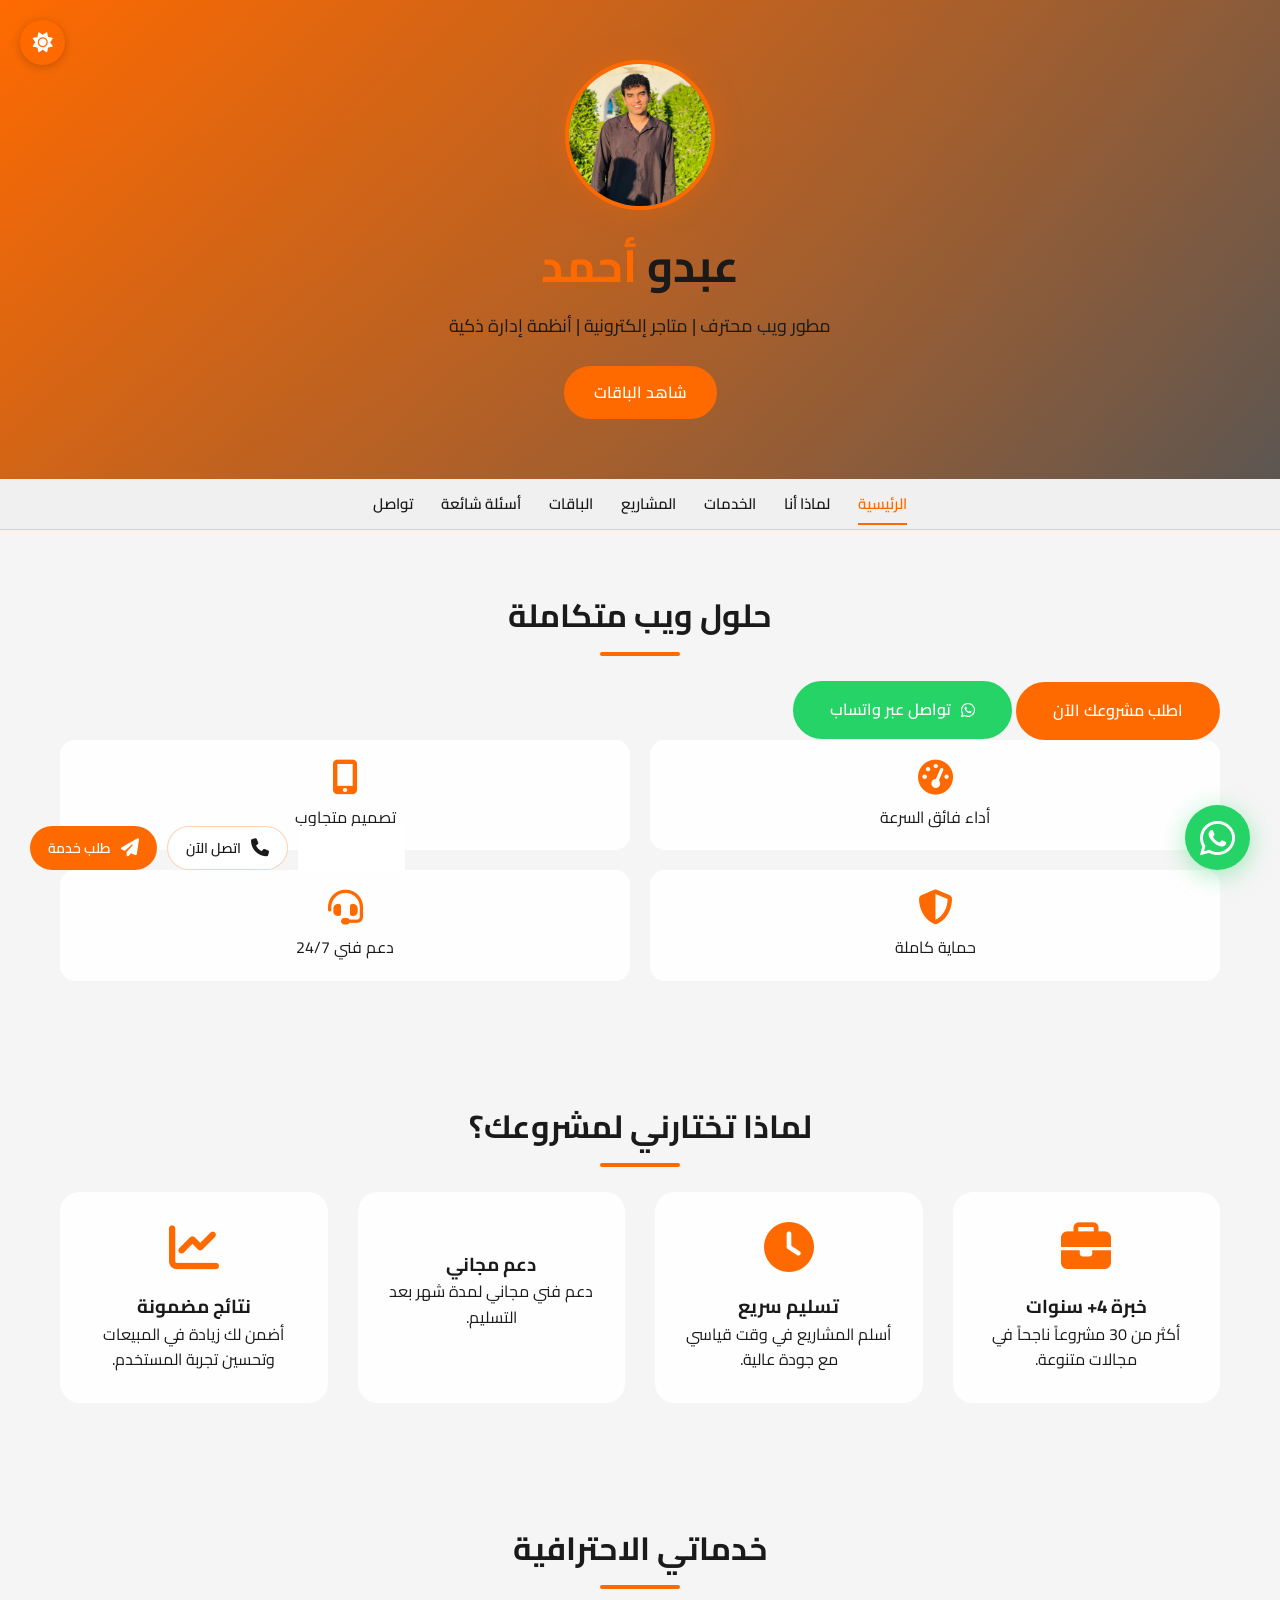
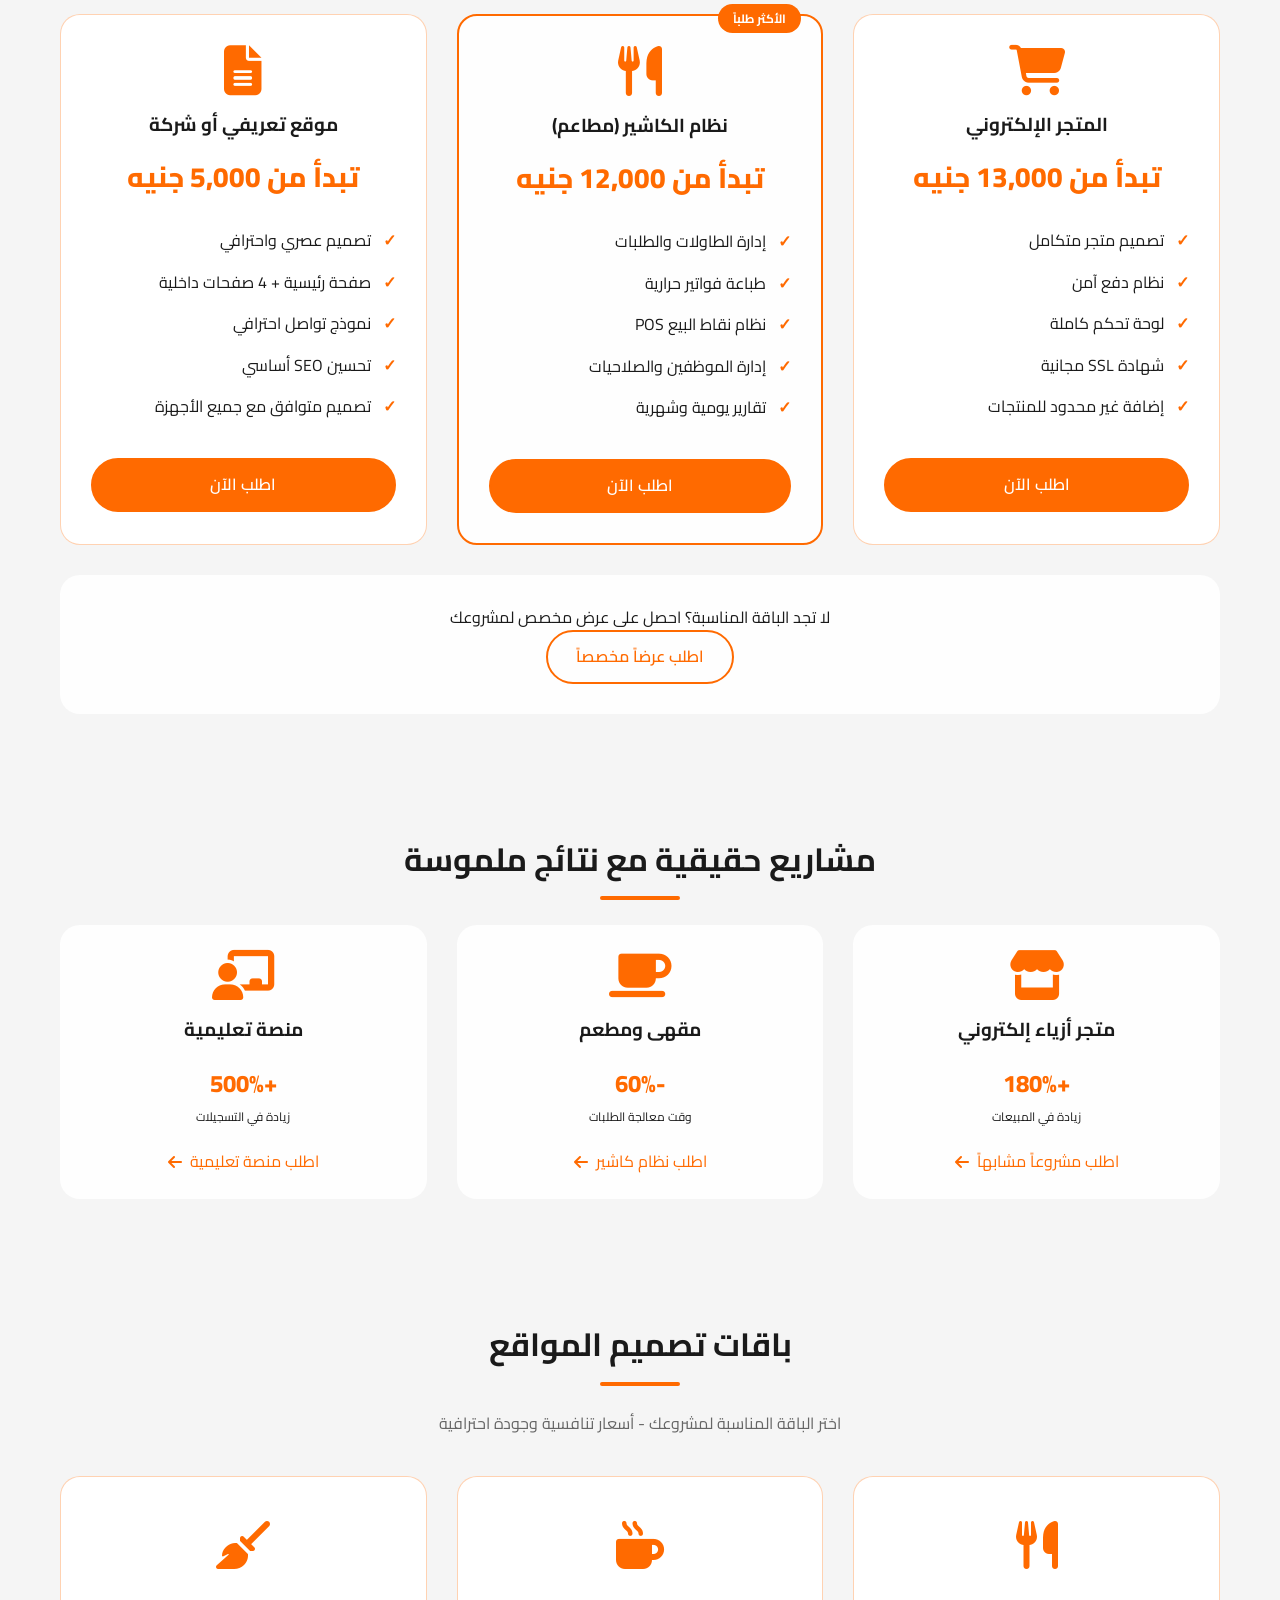
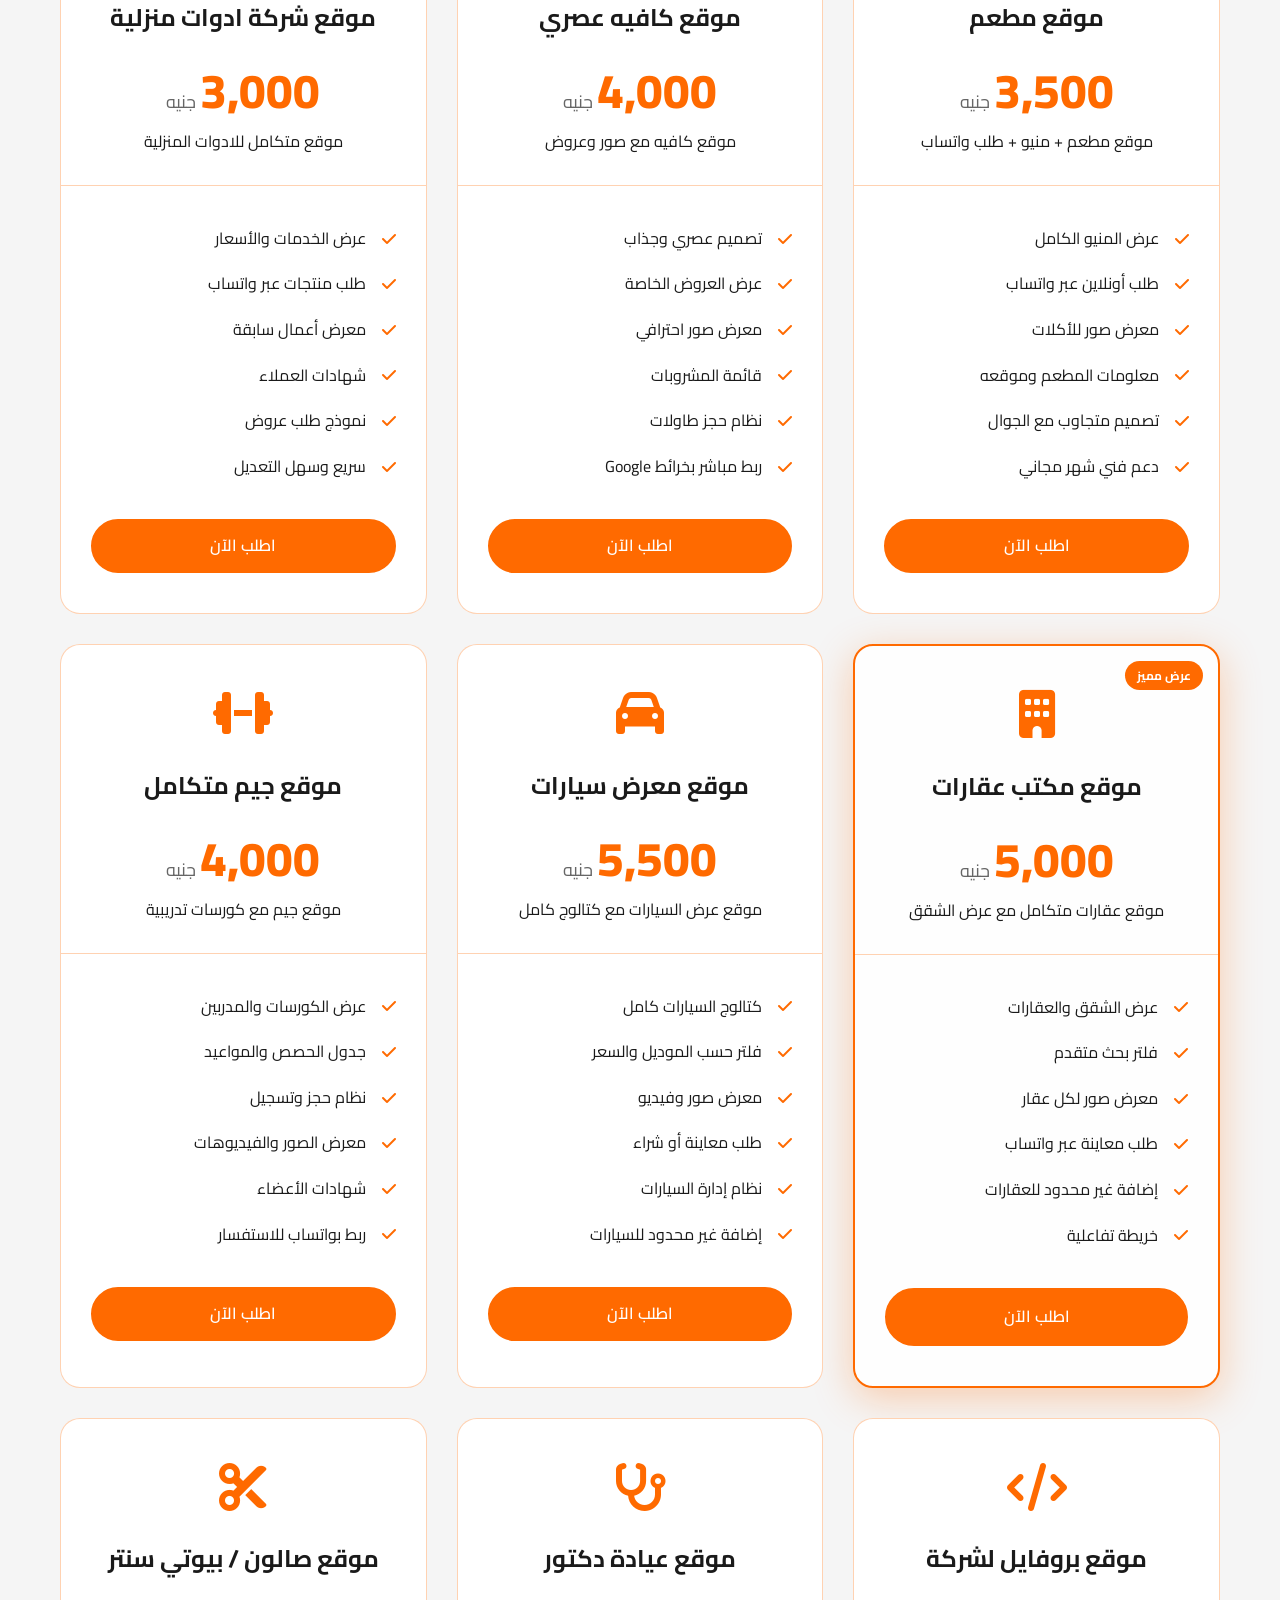
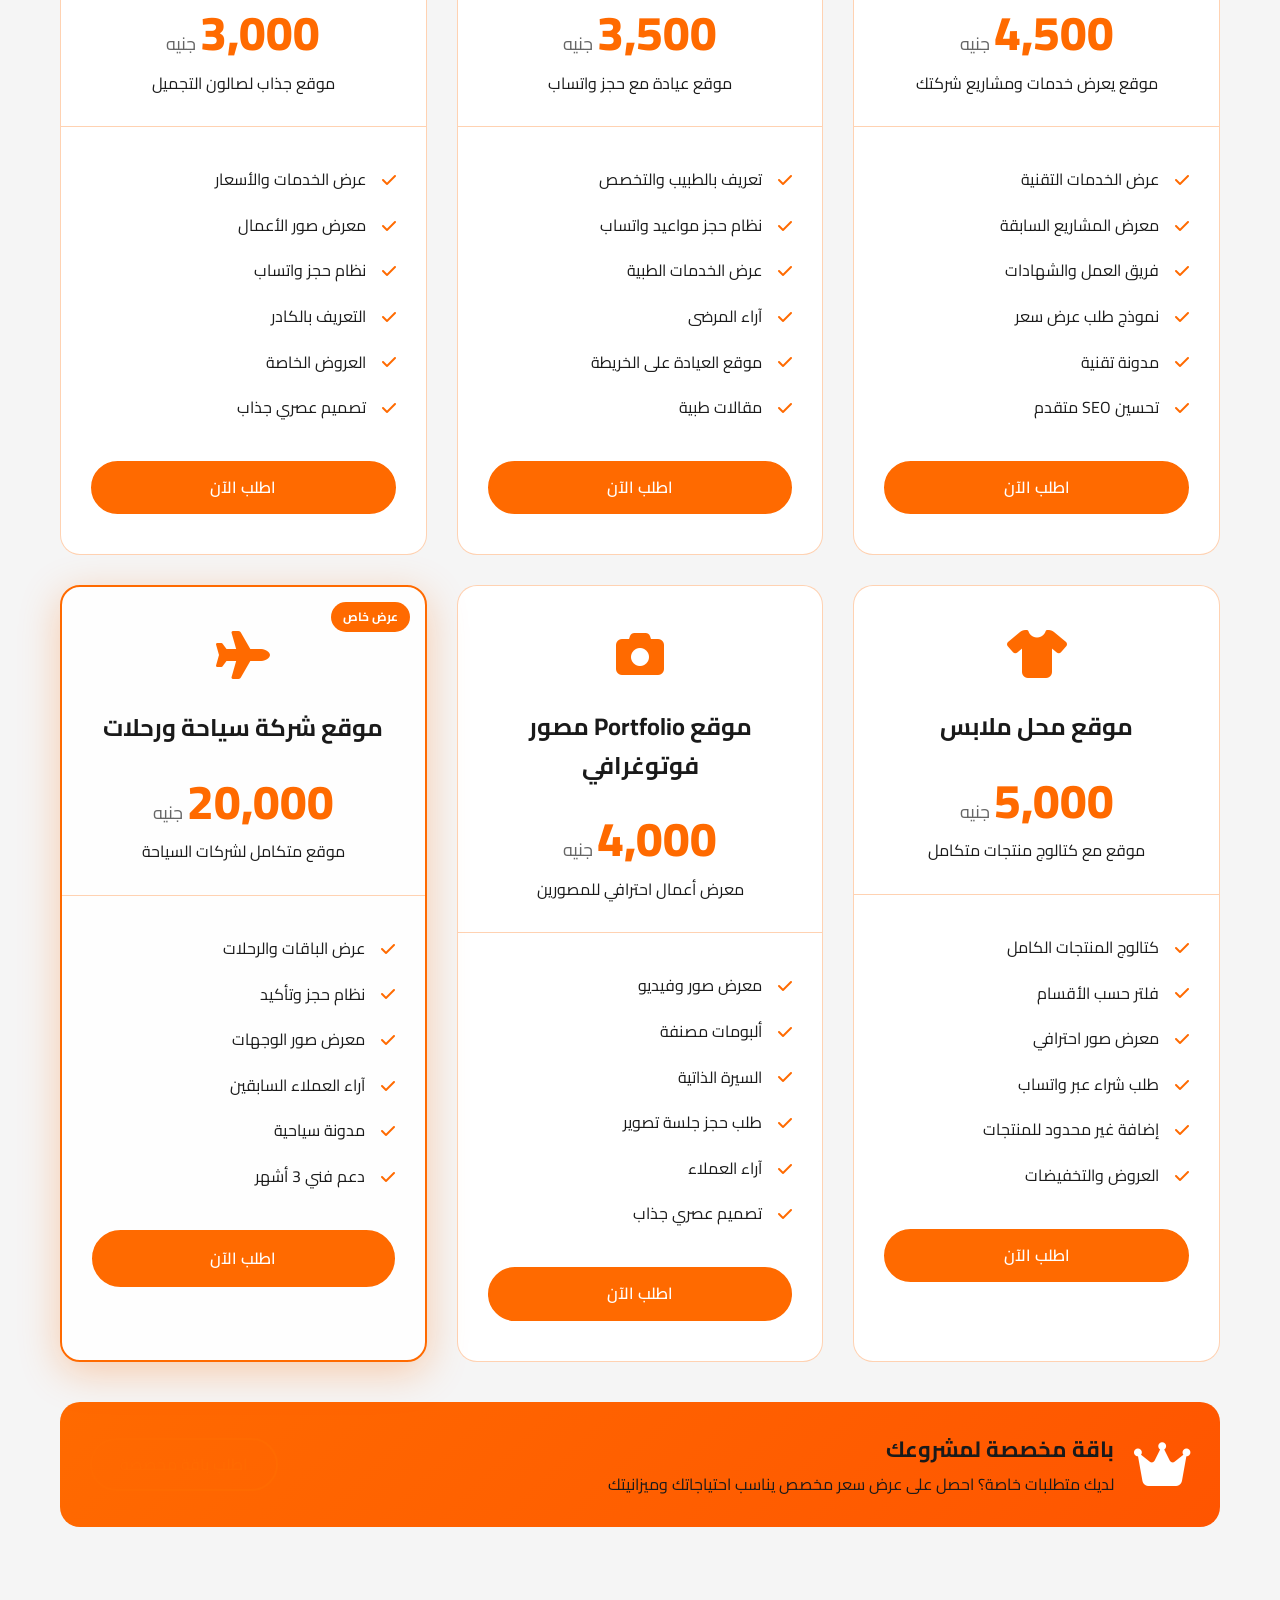
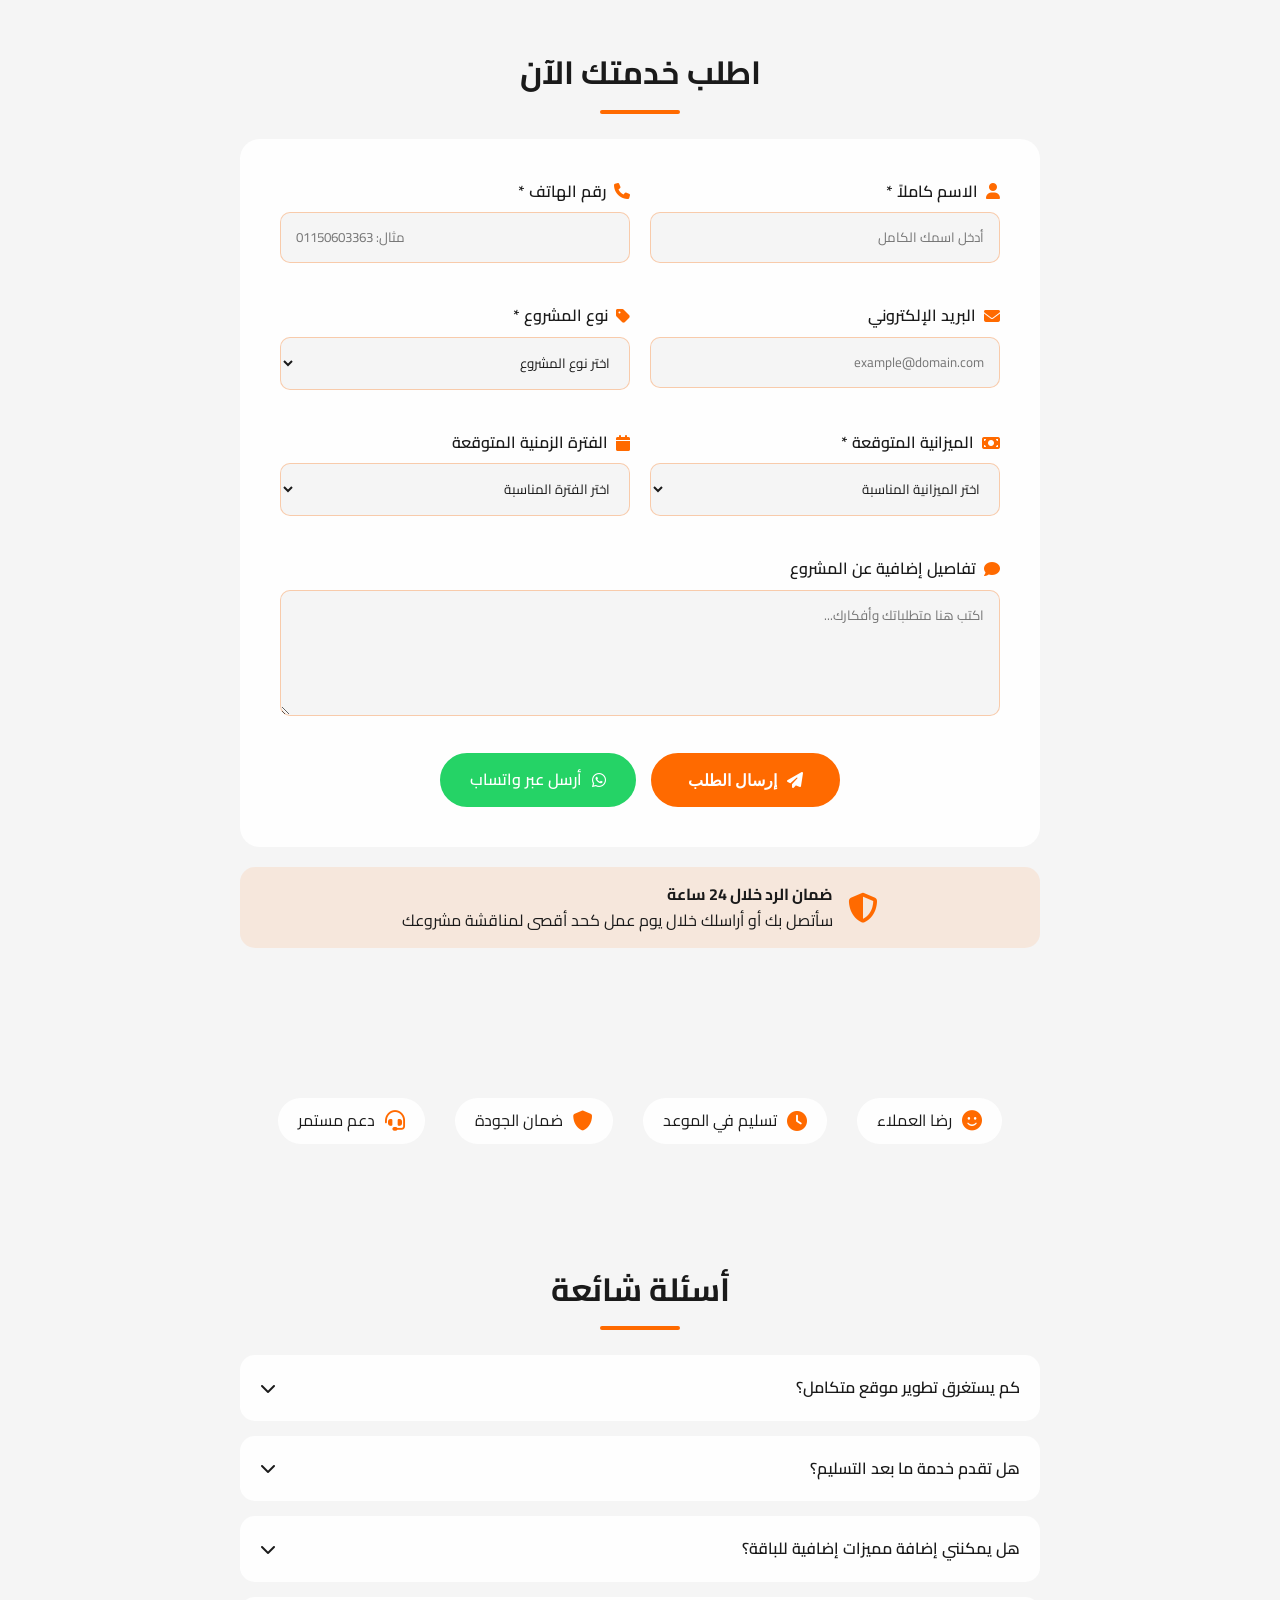
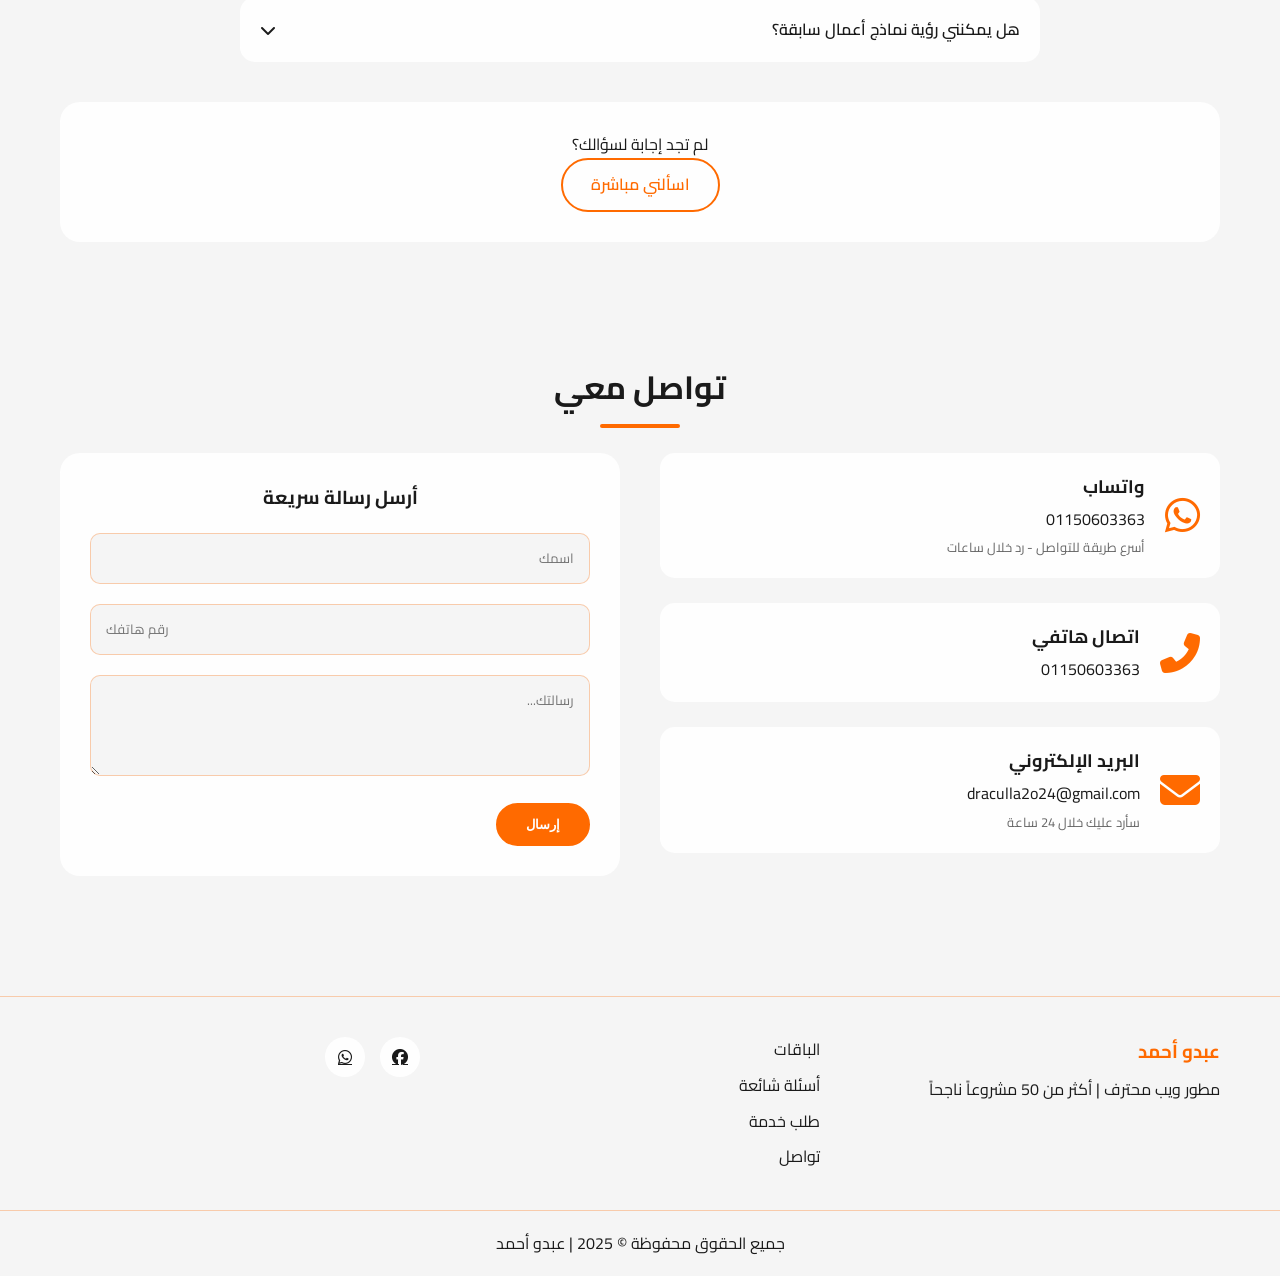
<file: index.html>
<!DOCTYPE html>
<html lang="ar" dir="rtl">
<head>
    <meta charset="UTF-8">
    <meta name="viewport" content="width=device-width, initial-scale=1.0, viewport-fit=cover">
    
    <!-- SEO Basics -->
    <title>عبدو أحمد | مطور ويب محترف - المتاجر الإلكترونية وأنظمة POS</title>
    <meta name="description" content="تصميم وتطوير المتاجر الإلكترونية وأنظمة إدارة المطاعم ونقاط البيع بأسعار تنافسية. باقات متنوعة لجميع الأنشطة.">
    <meta name="keywords" content="مطور ويب, متجر الكتروني, نظام كاشير, POS, تصميم مواقع, مطعم, كافيه, عقارات">
    <meta name="author" content="عبدو أحمد">
    <meta name="robots" content="index, follow">
    
    <!-- Open Graph -->
    <meta property="og:type" content="website">
    <meta property="og:title" content="عبدو أحمد | مطور ويب محترف">
    <meta property="og:description" content="باقات تصميم مواقع تبدأ من 3000 جنيه. نوفر لك موقعاً احترافياً لمشروعك.">
    <meta property="og:site_name" content="عبدو أحمد">
    <meta property="og:locale" content="ar_AR">
    
    <!-- Theme Color -->
    <meta name="theme-color" content="#ff6a00">
    <meta name="color-scheme" content="dark light">
    
    <!-- Favicon -->
    <link rel="icon" type="image/svg+xml" href="data:image/svg+xml,%3Csvg xmlns='http://www.w3.org/2000/svg' viewBox='0 0 100 100'%3E%3Crect width='100' height='100' fill='%23ff6a00'/%3E%3Ctext x='50' y='67' text-anchor='middle' fill='white' font-size='50' font-weight='bold'%3Eع%3C/text%3E%3C/svg%3E">
    
    <!-- Fonts -->
    <link rel="preconnect" href="https://fonts.googleapis.com">
    <link rel="preconnect" href="https://fonts.gstatic.com" crossorigin>
    <link href="https://fonts.googleapis.com/css2?family=Cairo:wght@400;500;600;700;800&display=swap" rel="stylesheet">
    
    <!-- Font Awesome -->
    <link rel="stylesheet" href="https://cdnjs.cloudflare.com/ajax/libs/font-awesome/6.7.2/css/all.min.css">
    
    <!-- Structured Data -->
    <script type="application/ld+json">
    {
        "@context": "https://schema.org",
        "@type": "ProfessionalService",
        "name": "عبدو أحمد",
        "url": "https://abdo-ahmed.com",
        "description": "مطور ويب محترف متخصص في جميع أنواع المواقع",
        "telephone": "+201150603363",
        "email": "draculla2o24@gmail.com",
        "priceRange": "₿3000 - ₿6000",
        "areaServed": {"@type": "Country", "name": "مصر"},
        "availableLanguage": ["ar", "en"]
    }
    </script>
    
    <!-- Main CSS -->
    <link rel="stylesheet" href="css/style.css">
</head>
<body>

<!-- Quick Contact Bar -->
<div class="quick-contact-bar">
    <a href="https://wa.me/201150603363?text=مرحباً%20عبدو،%20أريد%20الاستفسار%20عن%20الخدمات" target="_blank" class="quick-contact-btn" aria-label="واتساب">
        <i class="fab fa-whatsapp"></i>
        <span>واتساب</span>
    </a>
    <a href="tel:01150603363" class="quick-contact-btn" aria-label="اتصال">
        <i class="fas fa-phone"></i>
        <span>اتصل الآن</span>
    </a>
    <a href="#order-form" class="quick-contact-btn primary" aria-label="طلب خدمة">
        <i class="fas fa-paper-plane"></i>
        <span>طلب خدمة</span>
    </a>
</div>

<!-- Theme Toggle -->
<button class="theme-toggle" id="themeToggle" aria-label="تغيير الوضع">
    <i class="fas fa-moon"></i>
</button>

<!-- Scroll Top Button -->
<button id="scrollTop" class="scroll-top" aria-label="العودة للأعلى">
    <i class="fas fa-arrow-up"></i>
</button>

<!-- Header -->
<header>
    <div class="profile-container">
        <div class="profile-image">
            <img id="profileImage" 
                 src="images/profile.jpg" 
                 alt="عبدالله أحمد - مطور ويب محترف"
                 loading="eager"
                 width="180"
                 height="180"
                 onerror="this.src='data:image/svg+xml,%3Csvg xmlns=%22http://www.w3.org/2000/svg%22 width=%22180%22 height=%22180%22%3E%3Crect width=%22180%22 height=%22180%22 fill=%22%23ff6a00%22/%3E%3Ctext x=%2250%25%22 y=%2250%25%22 text-anchor=%22middle%22 dy=%22.3em%22 fill=%22white%22 font-size=%2240%22%3Eع%3C/text%3E%3C/svg%3E'">
        </div>
        <h1>عبدو <span>أحمد</span></h1>
        <p>مطور ويب محترف | متاجر إلكترونية | أنظمة إدارة ذكية</p>
        <div class="header-cta">
            <a href="#pricing" class="btn btn-primary">شاهد الباقات</a>
        </div>
    </div>
</header>

<!-- Navigation -->
<nav aria-label="القائمة الرئيسية">
    <a href="#home" data-nav="home">الرئيسية</a>
    <a href="#why-me" data-nav="why-me">لماذا أنا</a>
    <a href="#services" data-nav="services">الخدمات</a>
    <a href="#projects" data-nav="projects">المشاريع</a>
    <a href="#pricing" data-nav="pricing">الباقات</a>
    <a href="#faq" data-nav="faq">أسئلة شائعة</a>
    <a href="#contact-page" data-nav="contact-page">تواصل</a>
</nav>

<main>
    <!-- Home Section -->
    <section id="home">
        <h2>حلول ويب متكاملة</h2>
                <div class="hero-cta">
                    <a href="#pricing" class="btn btn-primary btn-large">اطلب مشروعك الآن</a>
                    <a href="https://wa.me/201150603363?text=مرحباً%20عبدو،%20أريد%20معرفة%20تفاصيل%20الباقات" target="_blank" class="btn btn-whatsapp btn-large">
                        <i class="fab fa-whatsapp"></i> تواصل عبر واتساب
                    </a>
                </div>
            </div>
            <div class="hero-features">
                <div class="hero-feature">
                    <i class="fas fa-tachometer-alt"></i>
                    <span>أداء فائق السرعة</span>
                </div>
                <div class="hero-feature">
                    <i class="fas fa-mobile-alt"></i>
                    <span>تصميم متجاوب</span>
                </div>
                <div class="hero-feature">
                    <i class="fas fa-shield-alt"></i>
                    <span>حماية كاملة</span>
                </div>
                <div class="hero-feature">
                    <i class="fas fa-headset"></i>
                    <span>دعم فني 24/7</span>
                </div>
            </div>
        </div>
    </section>

    <!-- Why Me Section -->
    <section id="why-me">
        <h2>لماذا تختارني لمشروعك؟</h2>
        <div class="why-me-grid">
            <div class="why-me-card">
                <div class="why-me-icon"><i class="fas fa-briefcase"></i></div>
                <h3>خبرة 4+ سنوات</h3>
                <p>أكثر من 30 مشروعاً ناجحاً في مجالات متنوعة.</p>
            </div>
            <div class="why-me-card">
                <div class="why-me-icon"><i class="fas fa-clock"></i></div>
                <h3>تسليم سريع</h3>
                <p>أسلم المشاريع في وقت قياسي مع جودة عالية.</p>
            </div>
            <div class="why-me-card">
                <div class="why-me-icon"><i class="fas fa-support"></i></div>
                <h3>دعم مجاني</h3>
                <p>دعم فني مجاني لمدة شهر بعد التسليم.</p>
            </div>
            <div class="why-me-card">
                <div class="why-me-icon"><i class="fas fa-chart-line"></i></div>
                <h3>نتائج مضمونة</h3>
                <p>أضمن لك زيادة في المبيعات وتحسين تجربة المستخدم.</p>
            </div>
        </div>
    </section>

    <!-- Services Section -->
    <section id="services">
        <h2>خدماتي الاحترافية</h2>
        <div class="services-grid">
            <div class="service-card">
                <div class="service-header">
                    <i class="fas fa-shopping-cart"></i>
                    <h3>المتجر الإلكتروني</h3>
                </div>
                <div class="service-price">تبدأ من 13,000 جنيه</div>
                <ul class="service-features">
                    <li>تصميم متجر متكامل</li>
                    <li>نظام دفع آمن</li>
                    <li>لوحة تحكم كاملة</li>
                    <li>شهادة SSL مجانية</li>
                    <li>إضافة غير محدود للمنتجات</li>
                </ul>
                <a href="#order-form" class="btn btn-primary btn-service" onclick="setProjectType('متجر إلكتروني')">اطلب الآن</a>
            </div>

            <div class="service-card featured">
                <div class="service-badge">الأكثر طلباً</div>
                <div class="service-header">
                    <i class="fas fa-utensils"></i>
                    <h3>نظام الكاشير (مطاعم)</h3>
                </div>
                <div class="service-price">تبدأ من 12,000 جنيه</div>
                <ul class="service-features">
                    <li>إدارة الطاولات والطلبات</li>
                    <li>طباعة فواتير حرارية</li>
                    <li>نظام نقاط البيع POS</li>
                    <li>إدارة الموظفين والصلاحيات</li>
                    <li>تقارير يومية وشهرية</li>
                </ul>
                <a href="#order-form" class="btn btn-primary btn-service" onclick="setProjectType('نظام كاشير مطاعم')">اطلب الآن</a>
            </div>

            <div class="service-card">
                <div class="service-header">
                    <i class="fas fa-file-alt"></i>
                    <h3>موقع تعريفي أو شركة</h3>
                </div>
                <div class="service-price">تبدأ من 5,000 جنيه</div>
                <ul class="service-features">
                    <li>تصميم عصري واحترافي</li>
                    <li>صفحة رئيسية + 4 صفحات داخلية</li>
                    <li>نموذج تواصل احترافي</li>
                    <li>تحسين SEO أساسي</li>
                    <li>تصميم متوافق مع جميع الأجهزة</li>
                </ul>
                <a href="#order-form" class="btn btn-primary btn-service" onclick="setProjectType('موقع تعريفي')">اطلب الآن</a>
            </div>
        </div>
        
        <div class="services-cta">
            <p>لا تجد الباقة المناسبة؟ احصل على عرض مخصص لمشروعك</p>
            <a href="custom-offer.html" target="_blank" class="btn btn-outline">اطلب عرضاً مخصصاً</a>
        </div>
    </section>

    <!-- Projects with Results -->
    <section id="projects">
        <h2>مشاريع حقيقية مع نتائج ملموسة</h2>
        <div class="projects-grid">
            <div class="project-card">
                <div class="project-icon"><i class="fas fa-store"></i></div>
                <h3>متجر أزياء إلكتروني</h3>
                <div class="project-stats">
                    <div class="project-stat">
                        <span class="stat-value">+180%</span>
                        <span class="stat-label">زيادة في المبيعات</span>
                    </div>
                </div>
                <a href="https://wa.me/201150603363?text=مرحباً%20عبدو،%20أريد%20مشروعاً%20مشابهاً" target="_blank" class="project-link">اطلب مشروعاً مشابهاً <i class="fas fa-arrow-left"></i></a>
            </div>

            <div class="project-card">
                <div class="project-icon"><i class="fas fa-coffee"></i></div>
                <h3>مقهى ومطعم</h3>
                <div class="project-stats">
                    <div class="project-stat">
                        <span class="stat-value">-60%</span>
                        <span class="stat-label">وقت معالجة الطلبات</span>
                    </div>
                </div>
                <a href="https://wa.me/201150603363?text=مرحباً%20عبدو،%20أريد%20نظام%20كاشير" target="_blank" class="project-link">اطلب نظام كاشير <i class="fas fa-arrow-left"></i></a>
            </div>

            <div class="project-card">
                <div class="project-icon"><i class="fas fa-chalkboard-user"></i></div>
                <h3>منصة تعليمية</h3>
                <div class="project-stats">
                    <div class="project-stat">
                        <span class="stat-value">+500%</span>
                        <span class="stat-label">زيادة في التسجيلات</span>
                    </div>
                </div>
                <a href="https://wa.me/201150603363?text=مرحباً%20عبدو،%20أريد%20منصة%20تعليمية" target="_blank" class="project-link">اطلب منصة تعليمية <i class="fas fa-arrow-left"></i></a>
            </div>
        </div>
    </section>

    <!-- Pricing Section - الموقع الجديد -->
    <section id="pricing">
        <h2>باقات تصميم المواقع</h2>
        <p class="section-subtitle">اختر الباقة المناسبة لمشروعك - أسعار تنافسية وجودة احترافية</p>
        
        <div class="pricing-grid">
            <!-- باقة موقع مطعم + منيو + طلب واتساب -->
            <div class="pricing-card">
                <div class="pricing-header">
                    <div class="plan-icon"><i class="fas fa-utensils"></i></div>
                    <h3>موقع مطعم</h3>
                    <div class="pricing-price">
                        <span class="price">3,500</span>
                        <span class="currency">جنيه</span>
                    </div>
                    <p>موقع مطعم + منيو + طلب واتساب</p>
                </div>
                <ul class="pricing-features">
                    <li><i class="fas fa-check"></i> عرض المنيو الكامل</li>
                    <li><i class="fas fa-check"></i> طلب أونلاين عبر واتساب</li>
                    <li><i class="fas fa-check"></i> معرض صور للأكلات</li>
                    <li><i class="fas fa-check"></i> معلومات المطعم وموقعه</li>
                    <li><i class="fas fa-check"></i> تصميم متجاوب مع الجوال</li>
                    <li><i class="fas fa-check"></i> دعم فني شهر مجاني</li>
                </ul>
                <div class="pricing-cta">
                    <a href="#order-form" class="btn btn-primary" onclick="setPackageValue('موقع مطعم كامل - 3500 جنيه', '3500')">اطلب الآن</a>
                </div>
            </div>

            <!-- باقة موقع كافيه عصري -->
            <div class="pricing-card">
                <div class="pricing-header">
                    <div class="plan-icon"><i class="fas fa-mug-hot"></i></div>
                    <h3>موقع كافيه عصري</h3>
                    <div class="pricing-price">
                        <span class="price">4,000</span>
                        <span class="currency">جنيه</span>
                    </div>
                    <p>موقع كافيه مع صور وعروض</p>
                </div>
                <ul class="pricing-features">
                    <li><i class="fas fa-check"></i> تصميم عصري وجذاب</li>
                    <li><i class="fas fa-check"></i> عرض العروض الخاصة</li>
                    <li><i class="fas fa-check"></i> معرض صور احترافي</li>
                    <li><i class="fas fa-check"></i> قائمة المشروبات</li>
                    <li><i class="fas fa-check"></i> نظام حجز طاولات</li>
                    <li><i class="fas fa-check"></i> ربط مباشر بخرائط Google</li>
                </ul>
                <div class="pricing-cta">
                    <a href="#order-form" class="btn btn-primary" onclick="setPackageValue('موقع كافيه عصري - 4000 جنيه', '4000')">اطلب الآن</a>
                </div>
            </div>

            <!-- باقة موقع شركة تنظيفات -->
            <div class="pricing-card">
                <div class="pricing-header">
                    <div class="plan-icon"><i class="fas fa-broom"></i></div>
                    <h3>موقع شركة ادوات منزلية</h3>
                    <div class="pricing-price">
                        <span class="price">3,000</span>
                        <span class="currency">جنيه</span>
                    </div>
                    <p>موقع متكامل للادوات المنزلية</p>
                </div>
                <ul class="pricing-features">
                    <li><i class="fas fa-check"></i> عرض الخدمات والأسعار</li>
                    <li><i class="fas fa-check"></i> طلب منتجات عبر واتساب</li>
                    <li><i class="fas fa-check"></i> معرض أعمال سابقة</li>
                    <li><i class="fas fa-check"></i> شهادات العملاء</li>
                    <li><i class="fas fa-check"></i> نموذج طلب عروض</li>
                    <li><i class="fas fa-check"></i> سريع وسهل التعديل</li>
                </ul>
                <div class="pricing-cta">
                    <a href="#order-form" class="btn btn-primary" onclick="setPackageValue('موقع شركة تنظيفات - 3000 جنيه', '3000')">اطلب الآن</a>
                </div>
            </div>

            <!-- باقة موقع مكتب عقارات -->
            <div class="pricing-card featured">
                <div class="popular-badge">عرض مميز</div>
                <div class="pricing-header">
                    <div class="plan-icon"><i class="fas fa-building"></i></div>
                    <h3>موقع مكتب عقارات</h3>
                    <div class="pricing-price">
                        <span class="price">5,000</span>
                        <span class="currency">جنيه</span>
                    </div>
                    <p>موقع عقارات متكامل مع عرض الشقق</p>
                </div>
                <ul class="pricing-features">
                    <li><i class="fas fa-check"></i> عرض الشقق والعقارات</li>
                    <li><i class="fas fa-check"></i> فلتر بحث متقدم</li>
                    <li><i class="fas fa-check"></i> معرض صور لكل عقار</li>
                    <li><i class="fas fa-check"></i> طلب معاينة عبر واتساب</li>
                    <li><i class="fas fa-check"></i> إضافة غير محدود للعقارات</li>
                    <li><i class="fas fa-check"></i> خريطة تفاعلية</li>
                </ul>
                <div class="pricing-cta">
                    <a href="#order-form" class="btn btn-primary btn-large" onclick="setPackageValue('موقع مكتب عقارات - 5000 جنيه', '5000')">اطلب الآن</a>
                </div>
            </div>

            <!-- باقة موقع معرض سيارات -->
            <div class="pricing-card">
                <div class="pricing-header">
                    <div class="plan-icon"><i class="fas fa-car"></i></div>
                    <h3>موقع معرض سيارات</h3>
                    <div class="pricing-price">
                        <span class="price">5,500</span>
                        <span class="currency">جنيه</span>
                    </div>
                    <p>موقع عرض السيارات مع كتالوج كامل</p>
                </div>
                <ul class="pricing-features">
                    <li><i class="fas fa-check"></i> كتالوج السيارات كامل</li>
                    <li><i class="fas fa-check"></i> فلتر حسب الموديل والسعر</li>
                    <li><i class="fas fa-check"></i> معرض صور وفيديو</li>
                    <li><i class="fas fa-check"></i> طلب معاينة أو شراء</li>
                    <li><i class="fas fa-check"></i> نظام إدارة السيارات</li>
                    <li><i class="fas fa-check"></i> إضافة غير محدود للسيارات</li>
                </ul>
                <div class="pricing-cta">
                    <a href="#order-form" class="btn btn-primary" onclick="setPackageValue('موقع معرض سيارات - 5500 جنيه', '5500')">اطلب الآن</a>
                </div>
            </div>

            <!-- باقة موقع جيم وكورسات -->
            <div class="pricing-card">
                <div class="pricing-header">
                    <div class="plan-icon"><i class="fas fa-dumbbell"></i></div>
                    <h3>موقع جيم متكامل</h3>
                    <div class="pricing-price">
                        <span class="price">4,000</span>
                        <span class="currency">جنيه</span>
                    </div>
                    <p>موقع جيم مع كورسات تدريبية</p>
                </div>
                <ul class="pricing-features">
                    <li><i class="fas fa-check"></i> عرض الكورسات والمدربين</li>
                    <li><i class="fas fa-check"></i> جدول الحصص والمواعيد</li>
                    <li><i class="fas fa-check"></i> نظام حجز وتسجيل</li>
                    <li><i class="fas fa-check"></i> معرض الصور والفيديوهات</li>
                    <li><i class="fas fa-check"></i> شهادات الأعضاء</li>
                    <li><i class="fas fa-check"></i> ربط بواتساب للاستفسار</li>
                </ul>
                <div class="pricing-cta">
                    <a href="#order-form" class="btn btn-primary" onclick="setPackageValue('موقع جيم وكورسات - 4000 جنيه', '4000')">اطلب الآن</a>
                </div>
            </div>

            <!-- باقة موقع بروفايل شركة برمجة -->
            <div class="pricing-card">
                <div class="pricing-header">
                    <div class="plan-icon"><i class="fas fa-code"></i></div>
                    <h3>موقع بروفايل لشركة </h3>
                    <div class="pricing-price">
                        <span class="price">4,500</span>
                        <span class="currency">جنيه</span>
                    </div>
                    <p>موقع يعرض خدمات ومشاريع شركتك</p>
                </div>
                <ul class="pricing-features">
                    <li><i class="fas fa-check"></i> عرض الخدمات التقنية</li>
                    <li><i class="fas fa-check"></i> معرض المشاريع السابقة</li>
                    <li><i class="fas fa-check"></i> فريق العمل والشهادات</li>
                    <li><i class="fas fa-check"></i> نموذج طلب عرض سعر</li>
                    <li><i class="fas fa-check"></i> مدونة تقنية</li>
                    <li><i class="fas fa-check"></i> تحسين SEO متقدم</li>
                </ul>
                <div class="pricing-cta">
                    <a href="#order-form" class="btn btn-primary" onclick="setPackageValue('موقع شركة برمجة - 4500 جنيه', '4500')">اطلب الآن</a>
                </div>
            </div>

            <!-- باقة موقع عيادة دكتور مع حجز واتساب -->
            <div class="pricing-card">
                <div class="pricing-header">
                    <div class="plan-icon"><i class="fas fa-stethoscope"></i></div>
                    <h3>موقع عيادة دكتور</h3>
                    <div class="pricing-price">
                        <span class="price">3,500</span>
                        <span class="currency">جنيه</span>
                    </div>
                    <p>موقع عيادة مع حجز واتساب</p>
                </div>
                <ul class="pricing-features">
                    <li><i class="fas fa-check"></i> تعريف بالطبيب والتخصص</li>
                    <li><i class="fas fa-check"></i> نظام حجز مواعيد واتساب</li>
                    <li><i class="fas fa-check"></i> عرض الخدمات الطبية</li>
                    <li><i class="fas fa-check"></i> آراء المرضى</li>
                    <li><i class="fas fa-check"></i> موقع العيادة على الخريطة</li>
                    <li><i class="fas fa-check"></i> مقالات طبية</li>
                </ul>
                <div class="pricing-cta">
                    <a href="#order-form" class="btn btn-primary" onclick="setPackageValue('موقع عيادة دكتور - 3500 جنيه', '3500')">اطلب الآن</a>
                </div>
            </div>

            <!-- باقة موقع صالون حلاقة أو بيوتي سنتر -->
            <div class="pricing-card">
                <div class="pricing-header">
                    <div class="plan-icon"><i class="fas fa-cut"></i></div>
                    <h3>موقع صالون / بيوتي سنتر</h3>
                    <div class="pricing-price">
                        <span class="price">3,000</span>
                        <span class="currency">جنيه</span>
                    </div>
                    <p>موقع جذاب لصالون التجميل</p>
                </div>
                <ul class="pricing-features">
                    <li><i class="fas fa-check"></i> عرض الخدمات والأسعار</li>
                    <li><i class="fas fa-check"></i> معرض صور الأعمال</li>
                    <li><i class="fas fa-check"></i> نظام حجز واتساب</li>
                    <li><i class="fas fa-check"></i> التعريف بالكادر</li>
                    <li><i class="fas fa-check"></i> العروض الخاصة</li>
                    <li><i class="fas fa-check"></i> تصميم عصري جذاب</li>
                </ul>
                <div class="pricing-cta">
                    <a href="#order-form" class="btn btn-primary" onclick="setPackageValue('موقع صالون بيوتي سنتر - 3000 جنيه', '3000')">اطلب الآن</a>
                </div>
            </div>

            <!-- باقة موقع محل ملابس مع كتالوج -->
            <div class="pricing-card">
                <div class="pricing-header">
                    <div class="plan-icon"><i class="fas fa-tshirt"></i></div>
                    <h3>موقع محل ملابس</h3>
                    <div class="pricing-price">
                        <span class="price">5,000</span>
                        <span class="currency">جنيه</span>
                    </div>
                    <p>موقع مع كتالوج منتجات متكامل</p>
                </div>
                <ul class="pricing-features">
                    <li><i class="fas fa-check"></i> كتالوج المنتجات الكامل</li>
                    <li><i class="fas fa-check"></i> فلتر حسب الأقسام</li>
                    <li><i class="fas fa-check"></i> معرض صور احترافي</li>
                    <li><i class="fas fa-check"></i> طلب شراء عبر واتساب</li>
                    <li><i class="fas fa-check"></i> إضافة غير محدود للمنتجات</li>
                    <li><i class="fas fa-check"></i> العروض والتخفيضات</li>
                </ul>
                <div class="pricing-cta">
                    <a href="#order-form" class="btn btn-primary" onclick="setPackageValue('موقع محل ملابس - 5000 جنيه', '5000')">اطلب الآن</a>
                </div>
            </div>

            <!-- باقة موقع تصوير وفوتوغرافي -->
            <div class="pricing-card">
                <div class="pricing-header">
                    <div class="plan-icon"><i class="fas fa-camera"></i></div>
                    <h3>موقع Portfolio مصور فوتوغرافي</h3>
                    <div class="pricing-price">
                        <span class="price">4,000</span>
                        <span class="currency">جنيه</span>
                    </div>
                    <p>معرض أعمال احترافي للمصورين</p>
                </div>
                <ul class="pricing-features">
                    <li><i class="fas fa-check"></i> معرض صور وفيديو</li>
                    <li><i class="fas fa-check"></i> ألبومات مصنفة</li>
                    <li><i class="fas fa-check"></i> السيرة الذاتية</li>
                    <li><i class="fas fa-check"></i> طلب حجز جلسة تصوير</li>
                    <li><i class="fas fa-check"></i> آراء العملاء</li>
                    <li><i class="fas fa-check"></i> تصميم عصري جذاب</li>
                </ul>
                <div class="pricing-cta">
                    <a href="#order-form" class="btn btn-primary" onclick="setPackageValue('موقع مصور فوتوغرافي - 4000 جنيه', '4000')">اطلب الآن</a>
                </div>
            </div>

            <!-- باقة موقع شركة سياحة ورحلات -->
            <div class="pricing-card featured">
                <div class="popular-badge">عرض خاص</div>
                <div class="pricing-header">
                    <div class="plan-icon"><i class="fas fa-plane"></i></div>
                    <h3>موقع شركة سياحة ورحلات</h3>
                    <div class="pricing-price">
                        <span class="price">20,000</span>
                        <span class="currency">جنيه</span>
                    </div>
                    <p>موقع متكامل لشركات السياحة</p>
                </div>
                <ul class="pricing-features">
                    <li><i class="fas fa-check"></i> عرض الباقات والرحلات</li>
                    <li><i class="fas fa-check"></i> نظام حجز وتأكيد</li>
                    <li><i class="fas fa-check"></i> معرض صور الوجهات</li>
                    <li><i class="fas fa-check"></i> آراء العملاء السابقين</li>
                    <li><i class="fas fa-check"></i> مدونة سياحية</li>
                    <li><i class="fas fa-check"></i> دعم فني 3 أشهر</li>
                </ul>
                <div class="pricing-cta">
                    <a href="#order-form" class="btn btn-primary btn-large" onclick="setPackageValue('موقع شركة سياحة ورحلات - 20,000 جنيه', '20,000')">اطلب الآن</a>
                </div>
            </div>
        </div>
        
        <div class="custom-package-cta">
            <div class="custom-text">
                <i class="fas fa-crown"></i>
                <div>
                    <h4>باقة مخصصة لمشروعك</h4>
                    <p>لديك متطلبات خاصة؟ احصل على عرض سعر مخصص يناسب احتياجاتك وميزانيتك</p>
                </div>
            </div>
            <a href="custom-offer.html" class="btn btn-outline">اطلب باقة مخصصة</a>
        </div>
    </section>

    <!-- Order Form Section -->
    <section id="order-form">
        <h2>اطلب خدمتك الآن</h2>
        <div class="form-container">
            <form id="serviceOrderForm" class="order-form">
                <div class="form-row">
                    <div class="form-group">
                        <label><i class="fas fa-user"></i> الاسم كاملاً *</label>
                        <input type="text" id="fullName" required placeholder="أدخل اسمك الكامل">
                    </div>
                    <div class="form-group">
                        <label><i class="fas fa-phone"></i> رقم الهاتف *</label>
                        <input type="tel" id="phone" required placeholder="مثال: 01150603363">
                    </div>
                </div>
                
                <div class="form-row">
                    <div class="form-group">
                        <label><i class="fas fa-envelope"></i> البريد الإلكتروني</label>
                        <input type="email" id="email" placeholder="example@domain.com">
                    </div>
                    <div class="form-group">
                        <label><i class="fas fa-tag"></i> نوع المشروع *</label>
                        <select id="projectType" required>
                            <option value="">اختر نوع المشروع</option>
                            <option value="موقع مطعم كامل - 3500 جنيه">موقع مطعم + منيو + طلب واتساب - 3500 ج</option>
                            <option value="موقع كافيه عصري - 4000 جنيه">موقع كافيه عصري مع صور وعروض - 4000 ج</option>
                            <option value="موقع شركة تنظيفات - 3000 جنيه">موقع شركة تنظيفات - 3000 ج</option>
                            <option value="موقع مكتب عقارات - 5000 جنيه">موقع مكتب عقارات وعرض شقق - 5000 ج</option>
                            <option value="موقع معرض سيارات - 5500 جنيه">موقع معرض سيارات - 5500 ج</option>
                            <option value="موقع جيم وكورسات - 4000 جنيه">موقع جيم وكورسات تدريب - 4000 ج</option>
                            <option value="موقع شركة برمجة - 4500 جنيه">موقع بروفايل لشركة برمجة - 4500 ج</option>
                            <option value="موقع عيادة دكتور - 3500 جنيه">موقع عيادة دكتور مع حجز واتساب - 3500 ج</option>
                            <option value="موقع صالون بيوتي سنتر - 3000 جنيه">موقع صالون حلاقة أو بيوتي سنتر - 3000 ج</option>
                            <option value="موقع محل ملابس - 5000 جنيه">موقع محل ملابس مع كتالوج - 5000 ج</option>
                            <option value="موقع مصور فوتوغرافي - 4000 جنيه">موقع تصوير وفوتوغرافي Portfolio - 4000 ج</option>
                            <option value="موقع شركة سياحة - 20,000 جنيه">موقع شركة سياحة ورحلات - 20,000 ج</option>
                            <option value="متجر إلكتروني">متجر إلكتروني (مخصص)</option>
                            <option value="نظام كاشير مطاعم">نظام كاشير مطاعم (مخصص)</option>
                            <option value="موقع تعريفي">موقع تعريفي (مخصص)</option>
                            <option value="باقة مخصصة">باقة مخصصة - حسب الطلب</option>
                        </select>
                    </div>
                </div>
                
                <div class="form-row">
                    <div class="form-group">
                        <label><i class="fas fa-money-bill"></i> الميزانية المتوقعة *</label>
                        <select id="budget" required>
                            <option value="">اختر الميزانية المناسبة</option>
                            <option value="أقل من 3000 جنيه">أقل من 3000 جنيه</option>
                            <option value="3000 - 4000 جنيه">3000 - 4000 جنيه</option>
                            <option value="4000 - 5000 جنيه">4000 - 5000 جنيه</option>
                            <option value="5000 - 6000 جنيه">5000 - 6000 جنيه</option>
                            <option value="أكثر من 6000 جنيه">أكثر من 6000 جنيه</option>
                        </select>
                    </div>
                    <div class="form-group">
                        <label><i class="fas fa-calendar"></i> الفترة الزمنية المتوقعة</label>
                        <select id="timeline">
                            <option value="">اختر الفترة المناسبة</option>
                            <option value="عاجل - أقل من أسبوع">عاجل - أقل من أسبوع</option>
                            <option value="أسبوعان">أسبوعان</option>
                            <option value="شهر">شهر</option>
                            <option value="أكثر من شهر">أكثر من شهر</option>
                        </select>
                    </div>
                </div>
                
                <div class="form-group">
                    <label><i class="fas fa-comment"></i> تفاصيل إضافية عن المشروع</label>
                    <textarea id="message" rows="4" placeholder="اكتب هنا متطلباتك وأفكارك..."></textarea>
                </div>
                
                <div class="form-buttons">
                    <button type="submit" class="btn btn-primary btn-large">
                        <i class="fas fa-paper-plane"></i> إرسال الطلب
                    </button>
                    <a href="https://wa.me/201150603363?text=مرحباً%20عبدو،%20أريد%20طلب%20خدمة" target="_blank" class="btn btn-whatsapp">
                        <i class="fab fa-whatsapp"></i> أرسل عبر واتساب
                    </a>
                </div>
            </form>
            
            <div class="form-guarantee">
                <i class="fas fa-shield-alt"></i>
                <div>
                    <strong>ضمان الرد خلال 24 ساعة</strong>
                    <p>سأتصل بك أو أراسلك خلال يوم عمل كحد أقصى لمناقشة مشروعك</p>
                </div>
            </div>
        </div>
    </section>

    <!-- Trust Badges -->
    <section id="testimonials">
        <div class="trust-badges">
            <div class="trust-badge">
                <i class="fas fa-smile"></i>
                <span>رضا العملاء</span>
            </div>
            <div class="trust-badge">
                <i class="fas fa-clock"></i>
                <span>تسليم في الموعد</span>
            </div>
            <div class="trust-badge">
                <i class="fas fa-shield"></i>
                <span>ضمان الجودة</span>
            </div>
            <div class="trust-badge">
                <i class="fas fa-headset"></i>
                <span>دعم مستمر</span>
            </div>
        </div>
    </section>

    <!-- FAQ Section -->
    <section id="faq">
        <h2>أسئلة شائعة</h2>
        <div class="faq-grid">
            <div class="faq-item">
                <div class="faq-question">
                    <span>كم يستغرق تطوير موقع متكامل؟</span>
                    <i class="fas fa-chevron-down"></i>
                </div>
                <div class="faq-answer">
                    <p>المدة تعتمد على نوع المشروع. الموقع التعريفي يستغرق حوالي أسبوعين، المتجر الإلكتروني من 3 إلى 4 أسابيع.</p>
                </div>
            </div>
            
            <div class="faq-item">
                <div class="faq-question">
                    <span>هل تقدم خدمة ما بعد التسليم؟</span>
                    <i class="fas fa-chevron-down"></i>
                </div>
                <div class="faq-answer">
                    <p>نعم، أقدم دعماً فنياً مجانياً لمدة شهر بعد التسليم مع ضمان على جودة العمل.</p>
                </div>
            </div>
            
            <div class="faq-item">
                <div class="faq-question">
                    <span>هل يمكنني إضافة مميزات إضافية للباقة؟</span>
                    <i class="fas fa-chevron-down"></i>
                </div>
                <div class="faq-answer">
                    <p>بالتأكيد! يمكنك طلب باقة مخصصة تناسب احتياجاتك بالكامل.</p>
                </div>
            </div>
            
            <div class="faq-item">
                <div class="faq-question">
                    <span>هل يمكنني رؤية نماذج أعمال سابقة؟</span>
                    <i class="fas fa-chevron-down"></i>
                </div>
                <div class="faq-answer">
                    <p>بالتأكيد! يمكنني تزويدك بنماذج أعمال سابقة حسب نوع المشروع.</p>
                </div>
            </div>
        </div>
        
        <div class="faq-cta">
            <p>لم تجد إجابة لسؤالك؟</p>
            <a href="https://wa.me/201150603363?text=مرحباً%20عبدو،%20عندي%20سؤال" target="_blank" class="btn btn-outline">اسألني مباشرة</a>
        </div>
    </section>

    <!-- Contact Page Section -->
    <section id="contact-page">
        <h2>تواصل معي</h2>
        <div class="contact-wrapper">
            <div class="contact-info-large">
                <div class="contact-method">
                    <i class="fab fa-whatsapp"></i>
                    <div>
                        <strong>واتساب</strong>
                        <a href="https://wa.me/201150603363">01150603363</a>
                        <p>أسرع طريقة للتواصل - رد خلال ساعات</p>
                    </div>
                </div>
                <div class="contact-method">
                    <i class="fas fa-phone-alt"></i>
                    <div>
                        <strong>اتصال هاتفي</strong>
                        <a href="tel:01150603363">01150603363</a>
                    </div>
                </div>
                <div class="contact-method">
                    <i class="fas fa-envelope"></i>
                    <div>
                        <strong>البريد الإلكتروني</strong>
                        <a href="mailto:draculla2o24@gmail.com">draculla2o24@gmail.com</a>
                        <p>سأرد عليك خلال 24 ساعة</p>
                    </div>
                </div>
            </div>
            
            <div class="contact-form-simple">
                <h3>أرسل رسالة سريعة</h3>
                <form id="quickContactForm">
                    <div class="form-group">
                        <input type="text" placeholder="اسمك" required>
                    </div>
                    <div class="form-group">
                        <input type="tel" placeholder="رقم هاتفك" required>
                    </div>
                    <div class="form-group">
                        <textarea placeholder="رسالتك..." rows="3" required></textarea>
                    </div>
                    <button type="submit" class="btn btn-primary">إرسال</button>
                </form>
            </div>
        </div>
    </section>
</main>

<!-- Footer -->
<footer>
    <div class="footer-content">
        <div class="footer-info">
            <h3>عبدو أحمد</h3>
            <p>مطور ويب محترف | أكثر من 50 مشروعاً ناجحاً</p>
        </div>
        <div class="footer-links">
            <a href="#pricing">الباقات</a>
            <a href="#faq">أسئلة شائعة</a>
            <a href="#order-form">طلب خدمة</a>
            <a href="#contact-page">تواصل</a>
        </div>
        <div class="footer-social">
            <a href="#" target="_blank" aria-label="فيسبوك"><i class="fab fa-facebook"></i></a>
            <a href="https://wa.me/201150603363" target="_blank" aria-label="واتساب"><i class="fab fa-whatsapp"></i></a>
        </div>
    </div>
    <div class="footer-bottom">
        <p>جميع الحقوق محفوظة © 2025 | عبدو أحمد</p>
    </div>
</footer>

<!-- WhatsApp Float Button -->
<a href="https://wa.me/201150603363?text=مرحباً%20عبدو،%20أريد%20الاستفسار%20عن%20مشروع%20ويب" 
   class="whatsapp-float" 
   target="_blank"
   aria-label="تواصل عبر واتساب">
    <i class="fab fa-whatsapp"></i>
</a>

<!-- Main JavaScript -->
<script src="js/main.js"></script>

<script>
    // Function to set package value in form
    function setPackageValue(packageName, price) {
        const select = document.getElementById('projectType');
        if (select) {
            select.value = packageName;
        }
        const budgetSelect = document.getElementById('budget');
        if (budgetSelect && price) {
            if (price <= 3000) budgetSelect.value = 'أقل من 3000 جنيه';
            else if (price <= 4000) budgetSelect.value = '3000 - 4000 جنيه';
            else if (price <= 5000) budgetSelect.value = '4000 - 5000 جنيه';
            else if (price <= 6000) budgetSelect.value = '5000 - 6000 جنيه';
            else budgetSelect.value = 'أكثر من 6000 جنيه';
        }
        const orderForm = document.getElementById('order-form');
        if (orderForm) {
            orderForm.scrollIntoView({ behavior: 'smooth' });
            setTimeout(() => {
                const phoneInput = document.getElementById('phone');
                if (phoneInput) phoneInput.focus();
            }, 500);
        }
    }
    
    // Re-define setProjectType for backward compatibility
    window.setProjectType = function(type) {
        const select = document.getElementById('projectType');
        if (select) {
            select.value = type;
        }
        const orderForm = document.getElementById('order-form');
        if (orderForm) {
            orderForm.scrollIntoView({ behavior: 'smooth' });
        }
    };
</script>

</body>
</html>
</file>
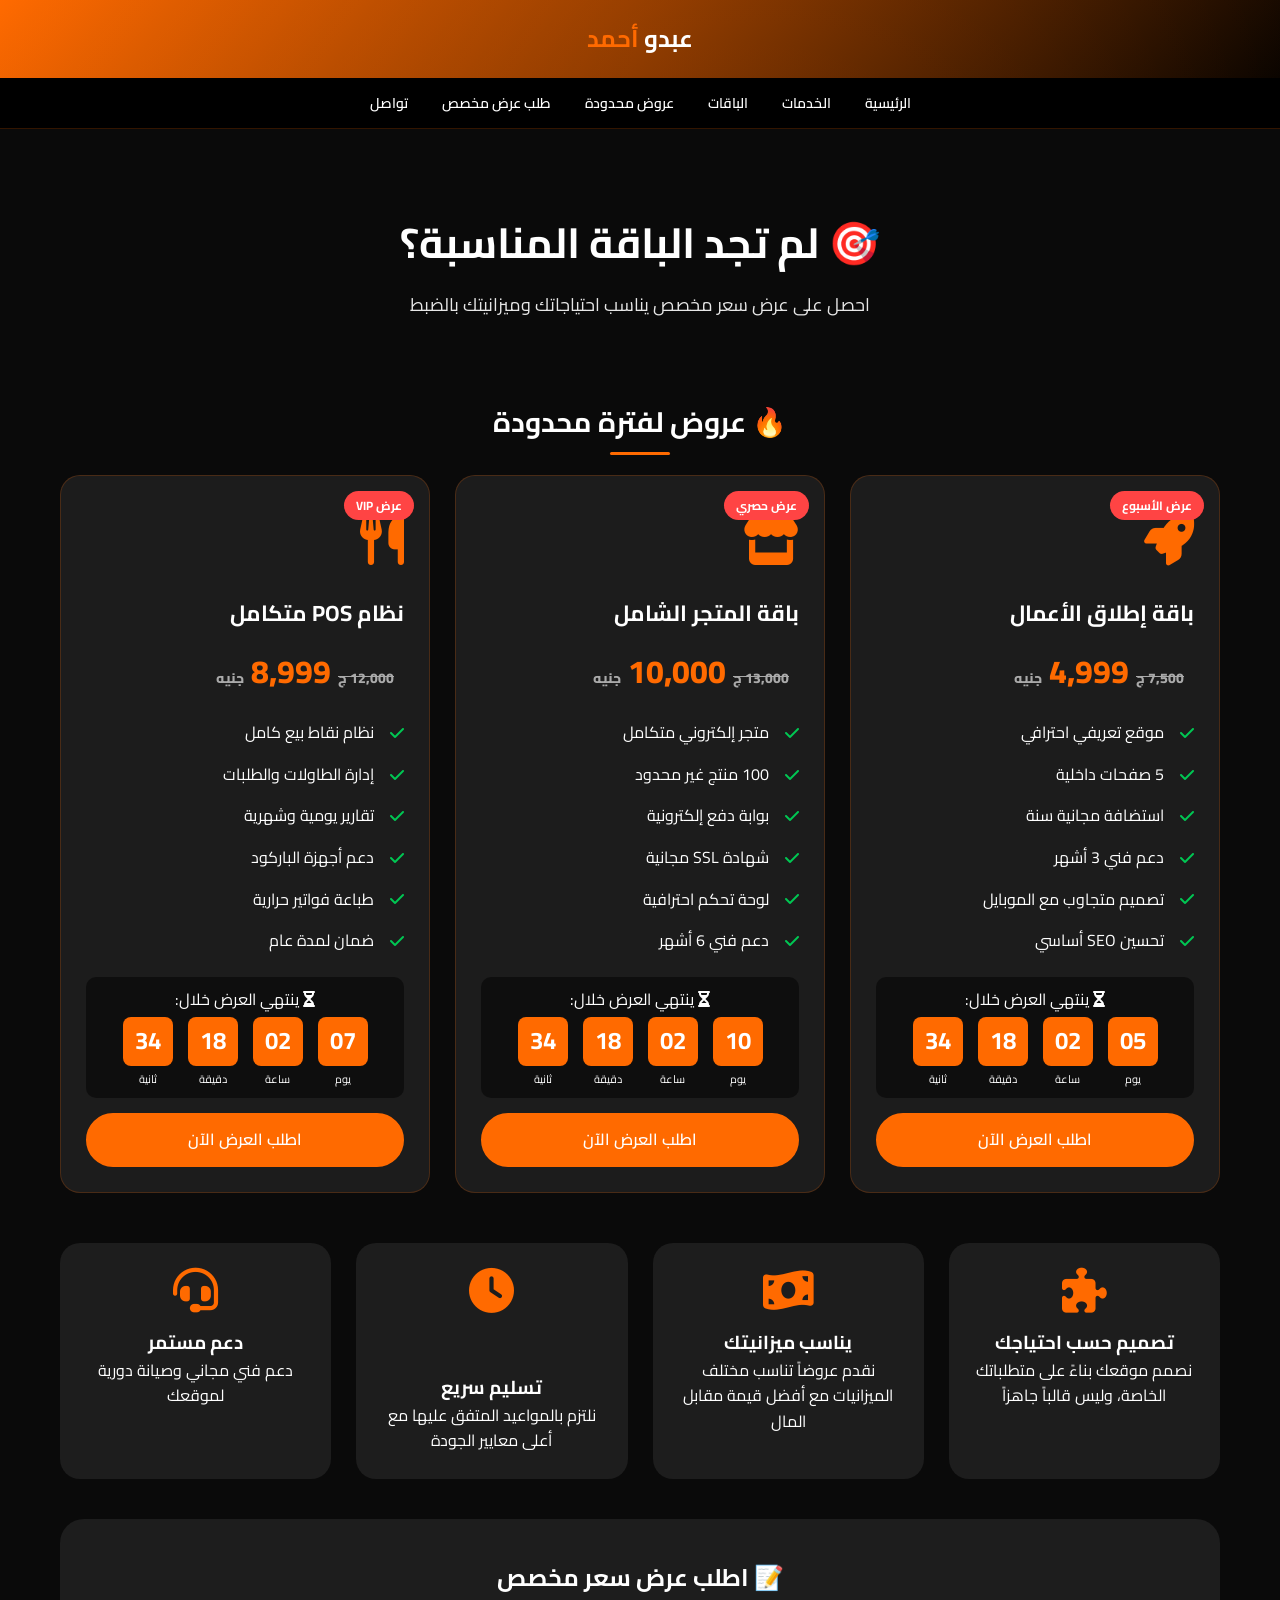
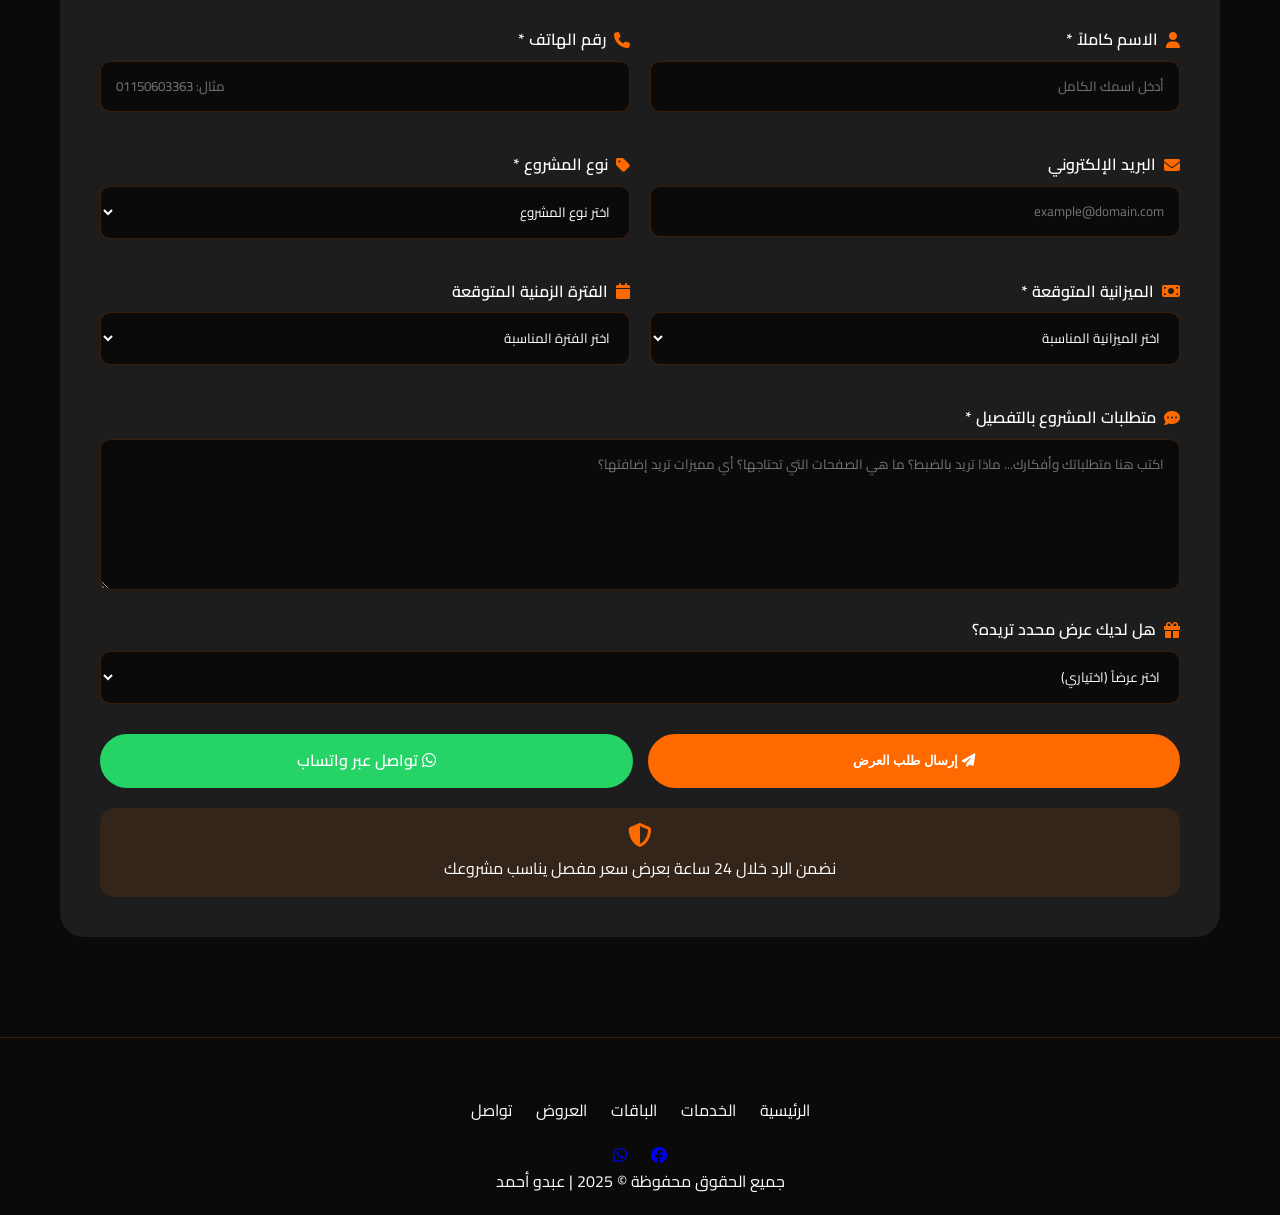
<file: custom-offer.html>
<!DOCTYPE html>
<html lang="ar" dir="rtl">
<head>
    <meta charset="UTF-8">
    <meta name="viewport" content="width=device-width, initial-scale=1.0, viewport-fit=cover">
    
    <!-- SEO Basics -->
    <title>عروض مخصصة | عبدو أحمد - احصل على عرض يناسب مشروعك</title>
    <meta name="description" content="طلب عرض سعر مخصص لمشروعك. احصل على تصميم موقع أو نظام POS يناسب احتياجاتك وميزانيتك مع عروض لفترة محدودة.">
    <meta name="keywords" content="عرض سعر مخصص, تصميم مواقع, نظام POS, عروض محدودة">
    <meta name="author" content="عبدو أحمد">
    <meta name="robots" content="index, follow">
    
    <!-- Open Graph -->
    <meta property="og:type" content="website">
    <meta property="og:title" content="عروض مخصصة | عبدو أحمد">
    <meta property="og:description" content="احصل على عرض سعر مخصص لمشروعك مع عروض لفترة محدودة">
    <meta property="og:site_name" content="عبدو أحمد">
    <meta property="og:locale" content="ar_AR">
    
    <!-- Theme Color -->
    <meta name="theme-color" content="#ff6a00">
    
    <!-- Favicon -->
    <link rel="icon" type="image/svg+xml" href="data:image/svg+xml,%3Csvg xmlns='http://www.w3.org/2000/svg' viewBox='0 0 100 100'%3E%3Crect width='100' height='100' fill='%23ff6a00'/%3E%3Ctext x='50' y='67' text-anchor='middle' fill='white' font-size='50' font-weight='bold'%3Eع%3C/text%3E%3C/svg%3E">
    
    <!-- Fonts -->
    <link rel="preconnect" href="https://fonts.googleapis.com">
    <link rel="preconnect" href="https://fonts.gstatic.com" crossorigin>
    <link href="https://fonts.googleapis.com/css2?family=Cairo:wght@400;500;600;700;800&display=swap" rel="stylesheet">
    
    <!-- Font Awesome -->
    <link rel="stylesheet" href="https://cdnjs.cloudflare.com/ajax/libs/font-awesome/6.7.2/css/all.min.css">
    
    <style>
        /* ========================================
           CSS Variables
        ======================================== */
        :root {
            --bg-primary: #0a0a0a;
            --bg-secondary: #1a1a1a;
            --bg-card: rgba(30, 30, 30, 0.95);
            --text-primary: #ffffff;
            --text-secondary: #cccccc;
            --text-muted: #aaaaaa;
            --border-color: rgba(255, 106, 0, 0.2);
            --accent-color: #ff6a00;
            --accent-glow: rgba(255, 106, 0, 0.3);
            --header-gradient: linear-gradient(135deg, #ff6a00, #000000);
            --transition: all 0.3s cubic-bezier(0.4, 0, 0.2, 1);
            --success-color: #00c853;
            --warning-color: #ff9800;
            --danger-color: #ff4444;
            --offer-bg: linear-gradient(135deg, #ff6a00, #ff0055);
        }

        body {
            font-family: 'Cairo', sans-serif;
            background: var(--bg-primary);
            color: var(--text-primary);
            line-height: 1.6;
            transition: all 0.3s ease;
        }

        * {
            margin: 0;
            padding: 0;
            box-sizing: border-box;
        }

        /* Header */
        .custom-header {
            background: var(--header-gradient);
            padding: 20px;
            text-align: center;
            position: relative;
            overflow: hidden;
        }

        .custom-header::before {
            content: '';
            position: absolute;
            top: -50%;
            left: -50%;
            width: 200%;
            height: 200%;
            background: radial-gradient(circle, rgba(255, 106, 0, 0.15) 0%, transparent 70%);
            animation: rotate 20s linear infinite;
        }

        @keyframes rotate {
            from { transform: rotate(0deg); }
            to { transform: rotate(360deg); }
        }

        .header-content {
            position: relative;
            z-index: 2;
        }

        .logo {
            font-size: 24px;
            font-weight: bold;
            color: white;
            text-decoration: none;
        }

        .logo span {
            color: var(--accent-color);
        }

        /* Navigation */
        .custom-nav {
            background: rgba(0, 0, 0, 0.95);
            padding: 12px 20px;
            position: sticky;
            top: 0;
            z-index: 100;
            text-align: center;
            backdrop-filter: blur(10px);
            border-bottom: 1px solid var(--border-color);
        }

        .custom-nav a {
            color: var(--text-primary);
            text-decoration: none;
            margin: 0 15px;
            font-size: 14px;
            font-weight: 600;
            transition: var(--transition);
        }

        .custom-nav a:hover {
            color: var(--accent-color);
        }

        /* Container */
        .container {
            max-width: 1200px;
            margin: 0 auto;
            padding: 40px 20px;
        }

        /* Hero Section */
        .offer-hero {
            text-align: center;
            padding: 40px 20px;
            background: linear-gradient(135deg, var(--offer-bg), #ff6a00);
            border-radius: 30px;
            margin-bottom: 40px;
        }

        .offer-hero h1 {
            font-size: 42px;
            margin-bottom: 15px;
        }

        .offer-hero p {
            font-size: 18px;
            opacity: 0.9;
        }

        /* Limited Offers */
        .limited-offers {
            margin-bottom: 50px;
        }

        .section-title {
            font-size: 28px;
            text-align: center;
            margin-bottom: 30px;
            position: relative;
        }

        .section-title::after {
            content: '';
            position: absolute;
            bottom: -10px;
            right: 50%;
            transform: translateX(50%);
            width: 60px;
            height: 3px;
            background: var(--accent-color);
            border-radius: 2px;
        }

        .offers-grid {
            display: grid;
            grid-template-columns: repeat(auto-fit, minmax(320px, 1fr));
            gap: 25px;
        }

        .offer-card {
            background: var(--bg-card);
            border-radius: 20px;
            padding: 25px;
            position: relative;
            overflow: hidden;
            transition: var(--transition);
            border: 1px solid var(--border-color);
        }

        .offer-card:hover {
            transform: translateY(-5px);
            border-color: var(--accent-color);
        }

        .offer-badge {
            position: absolute;
            top: 15px;
            right: 15px;
            background: var(--danger-color);
            color: white;
            padding: 5px 12px;
            border-radius: 20px;
            font-size: 12px;
            font-weight: bold;
        }

        .offer-icon {
            font-size: 50px;
            color: var(--accent-color);
            margin-bottom: 15px;
        }

        .offer-card h3 {
            font-size: 22px;
            margin-bottom: 10px;
        }

        .offer-price {
            font-size: 32px;
            font-weight: 800;
            color: var(--accent-color);
            margin: 15px 0;
        }

        .offer-price small {
            font-size: 14px;
            color: var(--text-muted);
        }

        .original-price {
            text-decoration: line-through;
            color: var(--text-muted);
            font-size: 14px;
            margin-right: 10px;
        }

        .offer-features {
            list-style: none;
            margin: 15px 0;
        }

        .offer-features li {
            padding: 8px 0;
            display: flex;
            align-items: center;
            gap: 10px;
        }

        .offer-features li i {
            color: var(--success-color);
            width: 20px;
        }

        .offer-timer {
            background: rgba(0, 0, 0, 0.5);
            padding: 10px;
            border-radius: 10px;
            text-align: center;
            margin: 15px 0;
        }

        .timer {
            display: flex;
            justify-content: center;
            gap: 15px;
            margin-top: 5px;
        }

        .timer-box {
            text-align: center;
        }

        .timer-box span:first-child {
            font-size: 24px;
            font-weight: bold;
            background: var(--accent-color);
            padding: 5px 10px;
            border-radius: 8px;
            display: inline-block;
            min-width: 50px;
        }

        .timer-box span:last-child {
            font-size: 11px;
            display: block;
            margin-top: 5px;
        }

        .btn {
            display: inline-block;
            padding: 12px 28px;
            background: var(--accent-color);
            color: white;
            border-radius: 50px;
            text-decoration: none;
            font-weight: 600;
            transition: var(--transition);
            border: 2px solid var(--accent-color);
            cursor: pointer;
            width: 100%;
            text-align: center;
        }

        .btn:hover {
            background: transparent;
            transform: scale(1.02);
        }

        /* Custom Order Form */
        .custom-order-form {
            background: var(--bg-card);
            border-radius: 24px;
            padding: 40px;
            margin-top: 40px;
        }

        .form-row {
            display: grid;
            grid-template-columns: 1fr 1fr;
            gap: 20px;
            margin-bottom: 20px;
        }

        .form-group {
            margin-bottom: 20px;
        }

        .form-group label {
            display: flex;
            align-items: center;
            gap: 8px;
            margin-bottom: 8px;
            font-weight: 600;
        }

        .form-group label i {
            color: var(--accent-color);
        }

        .form-group input,
        .form-group select,
        .form-group textarea {
            width: 100%;
            padding: 12px 15px;
            border-radius: 10px;
            border: 1px solid var(--border-color);
            background: var(--bg-primary);
            color: var(--text-primary);
            font-family: inherit;
            transition: var(--transition);
        }

        .form-group input:focus,
        .form-group select:focus,
        .form-group textarea:focus {
            outline: none;
            border-color: var(--accent-color);
            box-shadow: 0 0 10px var(--accent-glow);
        }

        .form-buttons {
            display: flex;
            gap: 15px;
            justify-content: center;
            margin-top: 30px;
        }

        /* Why Choose Us */
        .why-choose-grid {
            display: grid;
            grid-template-columns: repeat(auto-fit, minmax(250px, 1fr));
            gap: 25px;
            margin: 40px 0;
        }

        .why-card {
            text-align: center;
            padding: 25px;
            background: var(--bg-card);
            border-radius: 20px;
            transition: var(--transition);
        }

        .why-card:hover {
            transform: translateY(-5px);
        }

        .why-card i {
            font-size: 45px;
            color: var(--accent-color);
            margin-bottom: 15px;
        }

        /* Footer */
        .custom-footer {
            background: var(--bg-primary);
            margin-top: 60px;
            border-top: 1px solid var(--border-color);
            padding: 40px 20px 20px;
            text-align: center;
        }

        .footer-links {
            margin: 20px 0;
        }

        .footer-links a {
            color: var(--text-primary);
            text-decoration: none;
            margin: 0 10px;
        }

        .footer-links a:hover {
            color: var(--accent-color);
        }

        /* Responsive */
        @media (max-width: 768px) {
            .form-row {
                grid-template-columns: 1fr;
                gap: 0;
            }
            
            .offer-hero h1 {
                font-size: 28px;
            }
            
            .timer-box span:first-child {
                font-size: 18px;
                min-width: 40px;
            }
            
            .custom-nav a {
                margin: 0 8px;
                font-size: 11px;
            }
        }
    </style>
</head>
<body>

<!-- Header -->
<header class="custom-header">
    <div class="header-content">
        <a href="index.html" class="logo">عبدو <span>أحمد</span></a>
    </div>
</header>

<!-- Navigation -->
<nav class="custom-nav">
    <a href="index.html">الرئيسية</a>
    <a href="index.html#services">الخدمات</a>
    <a href="index.html#pricing">الباقات</a>
    <a href="#custom-offer">عروض محدودة</a>
    <a href="#request-form">طلب عرض مخصص</a>
    <a href="index.html#contact-page">تواصل</a>
</nav>

<main>
    <div class="container">
        <!-- Hero Section -->
        <div class="offer-hero">
            <h1>🎯 لم تجد الباقة المناسبة؟</h1>
            <p>احصل على عرض سعر مخصص يناسب احتياجاتك وميزانيتك بالضبط</p>
        </div>

        <!-- Limited Time Offers -->
        <section id="custom-offer" class="limited-offers">
            <h2 class="section-title">🔥 عروض لفترة محدودة</h2>
            <div class="offers-grid">
                
                <!-- Offer 1 -->
                <div class="offer-card">
                    <div class="offer-badge">عرض الأسبوع</div>
                    <div class="offer-icon"><i class="fas fa-rocket"></i></div>
                    <h3>باقة إطلاق الأعمال</h3>
                    <div class="offer-price">
                        <span class="original-price">7,500 ج</span>
                        4,999 <small>جنيه</small>
                    </div>
                    <ul class="offer-features">
                        <li><i class="fas fa-check"></i> موقع تعريفي احترافي</li>
                        <li><i class="fas fa-check"></i> 5 صفحات داخلية</li>
                        <li><i class="fas fa-check"></i> استضافة مجانية سنة</li>
                        <li><i class="fas fa-check"></i> دعم فني 3 أشهر</li>
                        <li><i class="fas fa-check"></i> تصميم متجاوب مع الموبايل</li>
                        <li><i class="fas fa-check"></i> تحسين SEO أساسي</li>
                    </ul>
                    <div class="offer-timer">
                        <i class="fas fa-hourglass-half"></i> ينتهي العرض خلال:
                        <div class="timer" data-days="5">
                            <div class="timer-box"><span id="days1">00</span><span>يوم</span></div>
                            <div class="timer-box"><span id="hours1">00</span><span>ساعة</span></div>
                            <div class="timer-box"><span id="minutes1">00</span><span>دقيقة</span></div>
                            <div class="timer-box"><span id="seconds1">00</span><span>ثانية</span></div>
                        </div>
                    </div>
                    <a href="#request-form" class="btn" onclick="setOfferValue('باقة إطلاق الأعمال - 4,999 جنيه')">اطلب العرض الآن</a>
                </div>

                <!-- Offer 2 -->
                <div class="offer-card">
                    <div class="offer-badge">عرض حصري</div>
                    <div class="offer-icon"><i class="fas fa-store"></i></div>
                    <h3>باقة المتجر الشامل</h3>
                    <div class="offer-price">
                        <span class="original-price">13,000 ج</span>
                        10,000 <small>جنيه</small>
                    </div>
                    <ul class="offer-features">
                        <li><i class="fas fa-check"></i> متجر إلكتروني متكامل</li>
                        <li><i class="fas fa-check"></i> 100 منتج غير محدود</li>
                        <li><i class="fas fa-check"></i> بوابة دفع إلكترونية</li>
                        <li><i class="fas fa-check"></i> شهادة SSL مجانية</li>
                        <li><i class="fas fa-check"></i> لوحة تحكم احترافية</li>
                        <li><i class="fas fa-check"></i> دعم فني 6 أشهر</li>
                    </ul>
                    <div class="offer-timer">
                        <i class="fas fa-hourglass-half"></i> ينتهي العرض خلال:
                        <div class="timer" data-days="10">
                            <div class="timer-box"><span id="days2">00</span><span>يوم</span></div>
                            <div class="timer-box"><span id="hours2">00</span><span>ساعة</span></div>
                            <div class="timer-box"><span id="minutes2">00</span><span>دقيقة</span></div>
                            <div class="timer-box"><span id="seconds2">00</span><span>ثانية</span></div>
                        </div>
                    </div>
                    <a href="#request-form" class="btn" onclick="setOfferValue('باقة المتجر الشامل - 9,999 جنيه')">اطلب العرض الآن</a>
                </div>

                <!-- Offer 3 -->
                <div class="offer-card">
                    <div class="offer-badge">عرض VIP</div>
                    <div class="offer-icon"><i class="fas fa-utensils"></i></div>
                    <h3>نظام POS متكامل</h3>
                    <div class="offer-price">
                        <span class="original-price">12,000 ج</span>
                        8,999 <small>جنيه</small>
                    </div>
                    <ul class="offer-features">
                        <li><i class="fas fa-check"></i> نظام نقاط بيع كامل</li>
                        <li><i class="fas fa-check"></i> إدارة الطاولات والطلبات</li>
                        <li><i class="fas fa-check"></i> تقارير يومية وشهرية</li>
                        <li><i class="fas fa-check"></i> دعم أجهزة الباركود</li>
                        <li><i class="fas fa-check"></i> طباعة فواتير حرارية</li>
                        <li><i class="fas fa-check"></i> ضمان لمدة عام</li>
                    </ul>
                    <div class="offer-timer">
                        <i class="fas fa-hourglass-half"></i> ينتهي العرض خلال:
                        <div class="timer" data-days="7">
                            <div class="timer-box"><span id="days3">00</span><span>يوم</span></div>
                            <div class="timer-box"><span id="hours3">00</span><span>ساعة</span></div>
                            <div class="timer-box"><span id="minutes3">00</span><span>دقيقة</span></div>
                            <div class="timer-box"><span id="seconds3">00</span><span>ثانية</span></div>
                        </div>
                    </div>
                    <a href="#request-form" class="btn" onclick="setOfferValue('نظام POS متكامل - 8,999 جنيه')">اطلب العرض الآن</a>
                </div>
            </div>
        </section>

        <!-- Why Choose Custom Offer -->
        <div class="why-choose-grid">
            <div class="why-card">
                <i class="fas fa-puzzle-piece"></i>
                <h3>تصميم حسب احتياجك</h3>
                <p>نصمم موقعك بناءً على متطلباتك الخاصة، وليس قالباً جاهزاً</p>
            </div>
            <div class="why-card">
                <i class="fas fa-money-bill-wave"></i>
                <h3>يناسب ميزانيتك</h3>
                <p>نقدم عروضاً تناسب مختلف الميزانيات مع أفضل قيمة مقابل المال</p>
            </div>
            <div class="why-card">
                <i class="fas fa-clock"></i>
                <p style="margin-top: 45px;"></p>
                <h3>تسليم سريع</h3>
                <p>نلتزم بالمواعيد المتفق عليها مع أعلى معايير الجودة</p>
            </div>
            <div class="why-card">
                <i class="fas fa-headset"></i>
                <h3>دعم مستمر</h3>
                <p>دعم فني مجاني وصيانة دورية لموقعك</p>
            </div>
        </div>

        <!-- Custom Order Form -->
        <section id="request-form" class="custom-order-form">
            <h2 style="text-align: center; margin-bottom: 30px;">📝 اطلب عرض سعر مخصص</h2>
            
            <form id="customOfferForm">
                <div class="form-row">
                    <div class="form-group">
                        <label><i class="fas fa-user"></i> الاسم كاملاً *</label>
                        <input type="text" id="custName" required placeholder="أدخل اسمك الكامل">
                    </div>
                    <div class="form-group">
                        <label><i class="fas fa-phone"></i> رقم الهاتف *</label>
                        <input type="tel" id="custPhone" required placeholder="مثال: 01150603363">
                    </div>
                </div>
                
                <div class="form-row">
                    <div class="form-group">
                        <label><i class="fas fa-envelope"></i> البريد الإلكتروني</label>
                        <input type="email" id="custEmail" placeholder="example@domain.com">
                    </div>
                    <div class="form-group">
                        <label><i class="fas fa-tag"></i> نوع المشروع *</label>
                        <select id="custProjectType" required>
                            <option value="">اختر نوع المشروع</option>
                            <option value="متجر إلكتروني">متجر إلكتروني</option>
                            <option value="نظام كاشير مطاعم">نظام كاشير مطاعم</option>
                            <option value="موقع تعريفي">موقع تعريفي</option>
                            <option value="نظام إدارة مدرسي">نظام إدارة مدرسي</option>
                            <option value="منصة تعليمية">منصة تعليمية</option>
                            <option value="تطبيق ويب مخصص">تطبيق ويب مخصص</option>
                            <option value="أخرى">أخرى</option>
                        </select>
                    </div>
                </div>
                
                <div class="form-row">
                    <div class="form-group">
                        <label><i class="fas fa-money-bill"></i> الميزانية المتوقعة *</label>
                        <select id="custBudget" required>
                            <option value="">اختر الميزانية المناسبة</option>
                            <option value="أقل من 5000 جنيه">أقل من 5000 جنيه</option>
                            <option value="5000 - 10000 جنيه">5000 - 10000 جنيه</option>
                            <option value="10000 - 15000 جنيه">10000 - 15000 جنيه</option>
                            <option value="15000 - 25000 جنيه">15000 - 25000 جنيه</option>
                            <option value="أكثر من 25000 جنيه">أكثر من 25000 جنيه</option>
                        </select>
                    </div>
                    <div class="form-group">
                        <label><i class="fas fa-calendar"></i> الفترة الزمنية المتوقعة</label>
                        <select id="custTimeline">
                            <option value="">اختر الفترة المناسبة</option>
                            <option value="عاجل - أقل من أسبوع">عاجل - أقل من أسبوع</option>
                            <option value="أسبوعين">أسبوعين</option>
                            <option value="شهر">شهر</option>
                            <option value="أكثر من شهر">أكثر من شهر</option>
                        </select>
                    </div>
                </div>
                
                <div class="form-group">
                    <label><i class="fas fa-comment-dots"></i> متطلبات المشروع بالتفصيل *</label>
                    <textarea id="custMessage" rows="5" placeholder="اكتب هنا متطلباتك وأفكارك... ماذا تريد بالضبط؟ ما هي الصفحات التي تحتاجها؟ أي مميزات تريد إضافتها؟"></textarea>
                </div>
                
                <div class="form-group">
                    <label><i class="fas fa-gift"></i> هل لديك عرض محدد تريده؟</label>
                    <select id="custOffer">
                        <option value="">اختر عرضاً (اختياري)</option>
                        <option value="باقة إطلاق الأعمال - 4,999 جنيه">باقة إطلاق الأعمال - 4,999 جنيه</option>
                        <option value="باقة المتجر الشامل - 9,999 جنيه">باقة المتجر الشامل - 9,999 جنيه</option>
                        <option value="نظام POS متكامل - 8,999 جنيه">نظام POS متكامل - 8,999 جنيه</option>
                        <option value="لا أريد عرضاً - أريد عرضاً مخصصاً">لا أريد عرضاً - أريد عرضاً مخصصاً</option>
                    </select>
                </div>
                
                <div class="form-buttons">
                    <button type="submit" class="btn">
                        <i class="fas fa-paper-plane"></i> إرسال طلب العرض
                    </button>
                    <a href="https://wa.me/201150603363?text=مرحباً%20عبدو،%20أريد%20عرض%20سعر%20مخصص%20لمشروعي" target="_blank" class="btn" style="background: #25D366; border-color: #25D366;">
                        <i class="fab fa-whatsapp"></i> تواصل عبر واتساب
                    </a>
                </div>
            </form>
            
            <div style="text-align: center; margin-top: 20px; padding: 15px; background: rgba(255,106,0,0.1); border-radius: 15px;">
                <i class="fas fa-shield-alt" style="font-size: 24px; color: var(--accent-color);"></i>
                <p style="margin-top: 5px;">نضمن الرد خلال 24 ساعة بعرض سعر مفصل يناسب مشروعك</p>
            </div>
        </section>
    </div>
</main>

<!-- Footer -->
<footer class="custom-footer">
    <div class="footer-links">
        <a href="index.html">الرئيسية</a>
        <a href="index.html#services">الخدمات</a>
        <a href="index.html#pricing">الباقات</a>
        <a href="#custom-offer">العروض</a>
        <a href="index.html#contact-page">تواصل</a>
    </div>
    <div class="footer-social">
        <a href="https://www.facebook.com/share/1aT5wHPW2S/" target="_blank" style="margin: 0 10px;"><i class="fab fa-facebook"></i></a>
        <a href="https://wa.me/201150603363" target="_blank" style="margin: 0 10px;"><i class="fab fa-whatsapp"></i></a>
    </div>
    <p>جميع الحقوق محفوظة © 2025 | عبدو أحمد</p>
</footer>

<script>
    // Timer function
    function startTimer(days, elementIds) {
        const targetDate = new Date();
        targetDate.setDate(targetDate.getDate() + days);
        targetDate.setHours(23, 59, 59, 999);

        function updateTimer() {
            const now = new Date();
            const diff = targetDate - now;

            if (diff <= 0) {
                if (elementIds.days) document.getElementById(elementIds.days).innerText = '00';
                if (elementIds.hours) document.getElementById(elementIds.hours).innerText = '00';
                if (elementIds.minutes) document.getElementById(elementIds.minutes).innerText = '00';
                if (elementIds.seconds) document.getElementById(elementIds.seconds).innerText = '00';
                return;
            }

            const daysLeft = Math.floor(diff / (1000 * 60 * 60 * 24));
            const hoursLeft = Math.floor((diff % (86400000)) / (3600000));
            const minutesLeft = Math.floor((diff % 3600000) / 60000);
            const secondsLeft = Math.floor((diff % 60000) / 1000);

            if (elementIds.days) document.getElementById(elementIds.days).innerText = String(daysLeft).padStart(2, '0');
            if (elementIds.hours) document.getElementById(elementIds.hours).innerText = String(hoursLeft).padStart(2, '0');
            if (elementIds.minutes) document.getElementById(elementIds.minutes).innerText = String(minutesLeft).padStart(2, '0');
            if (elementIds.seconds) document.getElementById(elementIds.seconds).innerText = String(secondsLeft).padStart(2, '0');
        }

        updateTimer();
        setInterval(updateTimer, 1000);
    }

    // Start timers for offers
    startTimer(5, { days: 'days1', hours: 'hours1', minutes: 'minutes1', seconds: 'seconds1' });
    startTimer(10, { days: 'days2', hours: 'hours2', minutes: 'minutes2', seconds: 'seconds2' });
    startTimer(7, { days: 'days3', hours: 'hours3', minutes: 'minutes3', seconds: 'seconds3' });

    // Set offer value from button
    function setOfferValue(offerText) {
        const offerSelect = document.getElementById('custOffer');
        if (offerSelect) {
            for (let i = 0; i < offerSelect.options.length; i++) {
                if (offerSelect.options[i].value === offerText) {
                    offerSelect.selectedIndex = i;
                    break;
                }
            }
        }
        document.getElementById('request-form').scrollIntoView({ behavior: 'smooth' });
    }

    // Form submission
    document.getElementById('customOfferForm').addEventListener('submit', function(e) {
        e.preventDefault();
        
        const name = document.getElementById('custName').value;
        const phone = document.getElementById('custPhone').value;
        
        if (!name || !phone) {
            alert('يرجى إدخال الاسم ورقم الهاتف');
            return;
        }
        
        const formData = {
            name: name,
            phone: phone,
            email: document.getElementById('custEmail').value || 'غير مدخل',
            projectType: document.getElementById('custProjectType').value,
            budget: document.getElementById('custBudget').value,
            timeline: document.getElementById('custTimeline').value || 'غير محدد',
            message: document.getElementById('custMessage').value || 'لا توجد تفاصيل',
            selectedOffer: document.getElementById('custOffer').value || 'لا يوجد',
            timestamp: new Date().toLocaleString('ar-EG')
        };
        
        const whatsappMessage = `*طلب عرض سعر مخصص من الموقع*
        
*الاسم:* ${formData.name}
*الهاتف:* ${formData.phone}
*البريد:* ${formData.email}

*نوع المشروع:* ${formData.projectType}
*الميزانية:* ${formData.budget}
*الفترة:* ${formData.timeline}
*العرض المختار:* ${formData.selectedOffer}

*متطلبات المشروع:*
${formData.message}

*تم الإرسال:* ${formData.timestamp}`;
        
        const whatsappUrl = `https://wa.me/201150603363?text=${encodeURIComponent(whatsappMessage)}`;
        window.open(whatsappUrl, '_blank');
        
        alert('جاري تحويلك إلى واتساب لإكمال طلب العرض...');
        this.reset();
    });
</script>

</body>
</html>
</file>
<file: css/style.css>
/* ========================================
   CSS Variables & Reset
   ======================================== */
:root {
    --bg-primary: #0a0a0a;
    --bg-secondary: #1a1a1a;
    --bg-card: rgba(30, 30, 30, 0.9);
    --bg-card-solid: #1e1e1e;
    --text-primary: #ffffff;
    --text-secondary: #cccccc;
    --text-muted: #aaaaaa;
    --border-color: rgba(255, 106, 0, 0.2);
    --accent-color: #ff6a00;
    --accent-glow: rgba(255, 106, 0, 0.3);
    --header-gradient: linear-gradient(135deg, #ff6a00, #000000);
    --nav-bg: rgba(0, 0, 0, 0.95);
    --card-shadow: 0 10px 30px rgba(0, 0, 0, 0.3);
    --transition: all 0.3s cubic-bezier(0.4, 0, 0.2, 1);
    --success-color: #00c853;
    --warning-color: #ff9800;
}

body.light-mode {
    --bg-primary: #f5f5f5;
    --bg-secondary: #e8e8e8;
    --bg-card: rgba(255, 255, 255, 0.95);
    --bg-card-solid: #ffffff;
    --text-primary: #1a1a1a;
    --text-secondary: #333333;
    --text-muted: #666666;
    --border-color: rgba(255, 106, 0, 0.3);
    --header-gradient: linear-gradient(135deg, #ff6a00, #555555);
    --nav-bg: rgba(240, 240, 240, 0.95);
}

* {
    margin: 0;
    padding: 0;
    box-sizing: border-box;
}

body {
    font-family: 'Cairo', 'Tajawal', 'Segoe UI', 'Arial', sans-serif;
    background: var(--bg-primary);
    color: var(--text-primary);
    line-height: 1.6;
    transition: background-color 0.3s ease, color 0.3s ease;
}

html {
    scroll-behavior: smooth;
    scroll-padding-top: 80px;
}

/* ========================================
   Quick Contact Bar
   ======================================== */
.quick-contact-bar {
    position: fixed;
    bottom: 20px;
    left: 20px;
    display: flex;
    gap: 10px;
    z-index: 1000;
    flex-direction: column;
}

@media (min-width: 768px) {
    .quick-contact-bar {
        flex-direction: row;
        bottom: 30px;
        left: 30px;
    }
}

.quick-contact-btn {
    background: var(--bg-card);
    padding: 10px 18px;
    border-radius: 50px;
    display: inline-flex;
    align-items: center;
    gap: 10px;
    text-decoration: none;
    color: var(--text-primary);
    font-weight: 600;
    font-size: 14px;
    transition: var(--transition);
    border: 1px solid var(--border-color);
    backdrop-filter: blur(10px);
}

.quick-contact-btn i {
    font-size: 18px;
}

.quick-contact-btn.primary {
    background: var(--accent-color);
    color: white;
    border: none;
}

.quick-contact-btn:hover {
    transform: translateX(-5px);
    border-color: var(--accent-color);
}

/* ========================================
   Theme Toggle Button
   ======================================== */
.theme-toggle {
    position: fixed;
    top: 20px;
    left: 20px;
    background: var(--accent-color);
    border: none;
    border-radius: 50%;
    width: 45px;
    height: 45px;
    cursor: pointer;
    z-index: 1000;
    color: white;
    font-size: 20px;
    display: flex;
    align-items: center;
    justify-content: center;
    transition: var(--transition);
    box-shadow: 0 2px 10px rgba(0, 0, 0, 0.2);
}

.theme-toggle:hover {
    transform: scale(1.1) rotate(15deg);
}

/* ========================================
   Header & Profile
   ======================================== */
header {
    text-align: center;
    padding: 60px 20px;
    background: var(--header-gradient);
    position: relative;
    overflow: hidden;
}

header::before {
    content: '';
    position: absolute;
    top: -50%;
    left: -50%;
    width: 200%;
    height: 200%;
    background: radial-gradient(circle, rgba(255, 106, 0, 0.15) 0%, transparent 70%);
    animation: rotate 20s linear infinite;
}

@keyframes rotate {
    from { transform: rotate(0deg); }
    to { transform: rotate(360deg); }
}

.profile-container {
    position: relative;
    z-index: 2;
}

.profile-image {
    width: 150px;
    height: 150px;
    border-radius: 50%;
    overflow: hidden;
    border: 4px solid var(--accent-color);
    box-shadow: 0 0 30px var(--accent-glow);
    margin: 0 auto 20px;
    transition: transform 0.3s ease;
}

.profile-image:hover {
    transform: scale(1.05);
}

.profile-image img {
    width: 100%;
    height: 100%;
    object-fit: cover;
}

header h1 {
    font-size: 45px;
    margin-bottom: 10px;
}

header h1 span {
    color: var(--accent-color);
}

header p {
    font-size: 18px;
    margin-bottom: 20px;
}

/* ========================================
   Navigation
   ======================================== */
nav {
    background: var(--nav-bg);
    padding: 12px 20px;
    position: sticky;
    top: 0;
    z-index: 100;
    text-align: center;
    backdrop-filter: blur(10px);
    border-bottom: 1px solid var(--border-color);
}

nav a {
    color: var(--text-primary);
    text-decoration: none;
    margin: 0 12px;
    font-size: 15px;
    font-weight: 600;
    transition: var(--transition);
    position: relative;
    padding: 5px 0;
}

nav a:hover,
nav a.active {
    color: var(--accent-color);
}

nav a::after {
    content: '';
    position: absolute;
    bottom: -2px;
    right: 0;
    width: 0;
    height: 2px;
    background: var(--accent-color);
    transition: width 0.3s ease;
}

nav a:hover::after,
nav a.active::after {
    width: 100%;
}

@media (max-width: 768px) {
    nav a {
        margin: 0 8px;
        font-size: 12px;
    }
}

/* ========================================
   Sections
   ======================================== */
section {
    padding: 60px 20px;
    max-width: 1200px;
    margin: auto;
}

section h2 {
    font-size: 32px;
    margin-bottom: 40px;
    position: relative;
    display: inline-block;
    text-align: center;
    width: 100%;
}

section h2::after {
    content: '';
    position: absolute;
    bottom: -15px;
    right: 50%;
    transform: translateX(50%);
    width: 80px;
    height: 4px;
    background: var(--accent-color);
    border-radius: 2px;
}

/* ========================================
   Hero Section
   ======================================== */
.hero-grid {
    display: grid;
    grid-template-columns: 1fr 1fr;
    gap: 40px;
    align-items: center;
}

.hero-subtitle {
    font-size: 22px;
    color: var(--accent-color);
    margin-bottom: 30px;
}

.hero-stats {
    display: flex;
    gap: 30px;
    margin-bottom: 30px;
}

.hero-stat {
    text-align: center;
}

.hero-stat-number {
    font-size: 32px;
    font-weight: 800;
    color: var(--accent-color);
    display: block;
}

.hero-stat-label {
    font-size: 14px;
    color: var(--text-muted);
}

.hero-features {
    display: grid;
    grid-template-columns: repeat(2, 1fr);
    gap: 20px;
}

.hero-feature {
    background: var(--bg-card);
    padding: 20px;
    border-radius: 15px;
    text-align: center;
    transition: var(--transition);
}

.hero-feature:hover {
    transform: translateY(-5px);
    border-color: var(--accent-color);
}

.hero-feature i {
    font-size: 35px;
    color: var(--accent-color);
    margin-bottom: 10px;
    display: block;
}

@media (max-width: 768px) {
    .hero-grid {
        grid-template-columns: 1fr;
        text-align: center;
    }
    .hero-stats {
        justify-content: center;
    }
}

/* ========================================
   Buttons
   ======================================== */
.btn {
    display: inline-flex;
    align-items: center;
    gap: 10px;
    padding: 12px 28px;
    background: var(--accent-color);
    color: white;
    border-radius: 50px;
    text-decoration: none;
    font-weight: 600;
    transition: var(--transition);
    border: 2px solid var(--accent-color);
    cursor: pointer;
}

.btn:hover {
    background: transparent;
    transform: scale(1.05);
    box-shadow: 0 0 20px var(--accent-glow);
    color: var(--accent-color);
}

.btn-primary {
    background: var(--accent-color);
    color: white;
}

.btn-outline {
    background: transparent;
    border: 2px solid var(--accent-color);
    color: var(--accent-color);
}

.btn-outline:hover {
    background: var(--accent-color);
    color: white;
}

.btn-whatsapp {
    background: #25D366;
    border-color: #25D366;
}

.btn-whatsapp:hover {
    background: transparent;
    color: #25D366;
}

.btn-large {
    padding: 14px 35px;
    font-size: 16px;
}

.header-cta {
    display: flex;
    gap: 15px;
    justify-content: center;
    margin-top: 25px;
    flex-wrap: wrap;
}

/* ========================================
   Why Me Section
   ======================================== */
.why-me-grid {
    display: grid;
    grid-template-columns: repeat(auto-fit, minmax(250px, 1fr));
    gap: 30px;
}

.why-me-card {
    text-align: center;
    padding: 30px;
    background: var(--bg-card);
    border-radius: 20px;
    transition: var(--transition);
}

.why-me-card:hover {
    transform: translateY(-5px);
    border-color: var(--accent-color);
}

.why-me-icon i {
    font-size: 50px;
    color: var(--accent-color);
    margin-bottom: 20px;
}

/* ========================================
   Services Section
   ======================================== */
.services-grid {
    display: grid;
    grid-template-columns: repeat(auto-fit, minmax(320px, 1fr));
    gap: 30px;
    margin-bottom: 30px;
}

.service-card {
    background: var(--bg-card);
    border-radius: 20px;
    padding: 30px;
    text-align: center;
    transition: var(--transition);
    position: relative;
    border: 1px solid var(--border-color);
}

.service-card.featured {
    border: 2px solid var(--accent-color);
    transform: scale(1.02);
}

.service-badge {
    position: absolute;
    top: -12px;
    right: 20px;
    background: var(--accent-color);
    color: white;
    padding: 5px 15px;
    border-radius: 20px;
    font-size: 12px;
    font-weight: bold;
}

.service-card:hover {
    transform: translateY(-5px);
    border-color: var(--accent-color);
}

.service-header i {
    font-size: 50px;
    color: var(--accent-color);
    margin-bottom: 15px;
}

.service-price {
    font-size: 28px;
    font-weight: 800;
    color: var(--accent-color);
    margin: 15px 0;
}

.service-features {
    list-style: none;
    text-align: right;
    margin: 20px 0;
}

.service-features li {
    padding: 8px 0;
    padding-right: 25px;
    position: relative;
}

.service-features li::before {
    content: '✓';
    position: absolute;
    right: 0;
    color: var(--accent-color);
    font-weight: bold;
}

.service-result {
    background: rgba(255, 106, 0, 0.1);
    padding: 10px;
    border-radius: 10px;
    margin: 15px 0;
    font-size: 14px;
}

.service-result i {
    color: var(--accent-color);
    margin-left: 5px;
}

.btn-service {
    margin-top: 10px;
    width: 100%;
    justify-content: center;
}

.services-cta {
    text-align: center;
    padding: 30px;
    background: var(--bg-card);
    border-radius: 20px;
    margin-top: 20px;
}

/* ========================================
   Projects Section
   ======================================== */
.projects-grid {
    display: grid;
    grid-template-columns: repeat(auto-fit, minmax(320px, 1fr));
    gap: 30px;
}

.project-card {
    background: var(--bg-card);
    padding: 25px;
    border-radius: 20px;
    text-align: center;
    transition: var(--transition);
}

.project-card:hover {
    transform: translateY(-5px);
    border-color: var(--accent-color);
}

.project-icon i {
    font-size: 50px;
    color: var(--accent-color);
    margin-bottom: 15px;
}

.project-stats {
    display: flex;
    justify-content: center;
    gap: 30px;
    margin: 20px 0;
}

.project-stat {
    text-align: center;
}

.project-stat .stat-value {
    display: block;
    font-size: 24px;
    font-weight: 800;
    color: var(--accent-color);
}

.stat-value {
    display: block;
    font-size: 24px;
    font-weight: 800;
    color: var(--accent-color);
}

.project-stat .stat-label {
    font-size: 12px;
}

.project-link {
    color: var(--accent-color);
    text-decoration: none;
    display: inline-flex;
    align-items: center;
    gap: 8px;
    transition: var(--transition);
}

.project-link:hover {
    gap: 12px;
}

/* ========================================
   Pricing Section & POS Subscriptions
   ======================================== */
.section-subtitle {
    text-align: center;
    color: var(--text-muted);
    margin-bottom: 40px;
}

.pricing-grid {
    display: grid;
    grid-template-columns: repeat(auto-fit, minmax(320px, 1fr));
    gap: 30px;
    margin-bottom: 40px;
}

.pricing-card {
    background: var(--bg-card);
    border-radius: 20px;
    overflow: hidden;
    transition: var(--transition);
    position: relative;
    border: 1px solid var(--border-color);
}

.pricing-card:hover {
    transform: translateY(-10px);
    box-shadow: 0 20px 40px rgba(0, 0, 0, 0.3);
}

.pricing-card.featured {
    border: 2px solid var(--accent-color);
    transform: scale(1.02);
    box-shadow: 0 10px 40px var(--accent-glow);
}

.popular-badge {
    position: absolute;
    top: 15px;
    right: 15px;
    background: var(--accent-color);
    color: white;
    padding: 5px 12px;
    border-radius: 20px;
    font-size: 12px;
    font-weight: bold;
    z-index: 10;
}

.pricing-header {
    padding: 30px;
    text-align: center;
    border-bottom: 1px solid var(--border-color);
}

.pricing-header h3 {
    font-size: 24px;
    margin-bottom: 15px;
}

.plan-icon {
    font-size: 48px;
    color: var(--accent-color);
    margin-bottom: 15px;
}

.pricing-price .price {
    font-size: 48px;
    font-weight: 800;
    color: var(--accent-color);
}

.pricing-price .currency {
    font-size: 18px;
    color: var(--text-muted);
}

.pricing-features {
    padding: 30px;
    list-style: none;
}

.pricing-features li {
    padding: 10px 0;
    display: flex;
    align-items: center;
    gap: 10px;
}

.pricing-features li i {
    width: 20px;
    color: var(--accent-color);
}

.pricing-features li i.fa-times {
    color: #ff4444;
}

.pricing-features li i.fa-clock,
.pricing-features li i.fa-gem,
.pricing-features li i.fa-crown {
    color: var(--warning-color);
}

.pricing-savings {
    text-align: center;
    padding: 10px;
    background: rgba(255, 106, 0, 0.1);
    margin: 0 20px 20px;
    border-radius: 10px;
    font-size: 14px;
    color: var(--accent-color);
}

.pricing-cta {
    padding: 0 30px 30px;
    text-align: center;
}

.pricing-cta a {
    display: block;
    margin-bottom: 10px;
}

.custom-package-cta {
    background: linear-gradient(135deg, var(--accent-color), #ff5500);
    border-radius: 20px;
    padding: 30px;
    display: flex;
    justify-content: space-between;
    align-items: center;
    flex-wrap: wrap;
    gap: 20px;
}

.custom-text {
    display: flex;
    align-items: center;
    gap: 20px;
}

.custom-text i {
    font-size: 50px;
    color: white;
}

.custom-text h4 {
    font-size: 22px;
    margin-bottom: 5px;
}

/* ========================================
   POS Comparison Table
   ======================================== */
.subscription-comparison {
    margin-top: 40px;
    padding: 25px;
    background: var(--bg-card);
    border-radius: 20px;
}

.subscription-comparison h3 {
    text-align: center;
    margin-bottom: 25px;
    color: var(--accent-color);
    font-size: 24px;
}

.comparison-table-wrapper {
    overflow-x: auto;
}

.comparison-table {
    width: 100%;
    border-collapse: collapse;
    border-radius: 16px;
    overflow: hidden;
}

.comparison-table th,
.comparison-table td {
    padding: 15px;
    text-align: center;
    border-bottom: 1px solid var(--border-color);
}

.comparison-table th {
    background: linear-gradient(135deg, var(--accent-color), #ff5500);
    color: white;
    font-weight: bold;
    font-size: 16px;
}

.comparison-table td:first-child {
    text-align: right;
    font-weight: bold;
    background: rgba(255, 106, 0, 0.08);
}

.comparison-table tr:hover td {
    background: rgba(255, 106, 0, 0.05);
}

/* ========================================
   POS Note
   ======================================== */
.pos-note {
    background: linear-gradient(135deg, rgba(37, 211, 102, 0.1), rgba(255, 106, 0, 0.1));
    padding: 15px 25px;
    border-radius: 12px;
    margin-top: 30px;
    text-align: center;
    display: flex;
    align-items: center;
    justify-content: center;
    gap: 15px;
    flex-wrap: wrap;
    border: 1px solid var(--border-color);
}

.pos-note i {
    font-size: 28px;
    color: var(--success-color);
}

.pos-note p {
    margin: 0;
    color: var(--text-primary);
    font-size: 14px;
}

/* ========================================
   Facebook Gallery Section
   ======================================== */
#facebook-gallery {
    background: linear-gradient(135deg, var(--bg-primary) 0%, var(--bg-secondary) 100%);
    border-radius: 30px;
    margin: 20px auto;
}

.facebook-showcase {
    display: grid;
    grid-template-columns: 1fr 1.2fr;
    gap: 30px;
    align-items: start;
}

.facebook-info {
    background: var(--bg-card);
    border-radius: 24px;
    padding: 30px;
    text-align: center;
    border: 1px solid var(--border-color);
}

.facebook-profile {
    display: flex;
    align-items: center;
    gap: 20px;
    margin-bottom: 25px;
    text-align: right;
}

.facebook-profile i {
    font-size: 60px;
    color: #1877f2;
    background: rgba(24, 119, 242, 0.1);
    padding: 15px;
    border-radius: 20px;
}

.facebook-profile h3 {
    font-size: 24px;
    margin-bottom: 8px;
    color: var(--accent-color);
}

.facebook-profile p {
    color: var(--text-muted);
    font-size: 14px;
}

.facebook-stats {
    display: flex;
    justify-content: center;
    gap: 25px;
    margin-bottom: 25px;
    flex-wrap: wrap;
}

.fb-stat {
    text-align: center;
    padding: 15px 20px;
    background: rgba(255, 106, 0, 0.1);
    border-radius: 16px;
    min-width: 100px;
}

.fb-stat i {
    font-size: 28px;
    color: var(--accent-color);
    display: block;
    margin-bottom: 8px;
}

.fb-stat span {
    font-size: 14px;
    font-weight: 600;
    color: var(--text-primary);
}

.btn-facebook {
    background: #1877f2;
    border-color: #1877f2;
    width: 100%;
    justify-content: center;
}

.btn-facebook:hover {
    background: transparent;
    color: #1877f2;
}

.facebook-embed {
    background: var(--bg-card);
    border-radius: 24px;
    padding: 20px;
    border: 1px solid var(--border-color);
}

.facebook-page-preview {
    margin-bottom: 20px;
    border-radius: 16px;
    overflow: hidden;
}

.facebook-posts-preview {
    display: grid;
    grid-template-columns: 1fr 1fr;
    gap: 15px;
    margin-top: 15px;
}

.fb-post-example {
    background: rgba(24, 119, 242, 0.05);
    padding: 15px;
    border-radius: 16px;
    display: flex;
    align-items: flex-start;
    gap: 12px;
    transition: var(--transition);
}

.fb-post-example:hover {
    background: rgba(24, 119, 242, 0.1);
    transform: translateY(-3px);
}

.fb-post-example i {
    font-size: 28px;
    color: #1877f2;
}

.post-content strong {
    display: block;
    font-size: 14px;
    margin-bottom: 5px;
    color: var(--accent-color);
}

.post-content p {
    font-size: 12px;
    color: var(--text-muted);
    margin-bottom: 8px;
}

.post-action {
    font-size: 11px;
    color: #1877f2;
    display: flex;
    align-items: center;
    gap: 5px;
}

.post-action i {
    font-size: 12px;
    color: #1877f2;
}

.facebook-cta {
    text-align: center;
    margin-top: 30px;
    padding: 20px;
    background: var(--bg-card);
    border-radius: 20px;
}

.facebook-cta p {
    margin-bottom: 15px;
    color: var(--text-muted);
}

@media (max-width: 768px) {
    .facebook-showcase {
        grid-template-columns: 1fr;
    }
    
    .facebook-posts-preview {
        grid-template-columns: 1fr;
    }
    
    .facebook-profile {
        flex-direction: column;
        text-align: center;
    }
    
    .facebook-stats {
        gap: 15px;
    }
    
    .fb-stat {
        min-width: 80px;
        padding: 10px 15px;
    }
    
    .fb-stat i {
        font-size: 22px;
    }
}

/* ========================================
   Order Form Section
   ======================================== */
.form-container {
    max-width: 800px;
    margin: 0 auto;
}

.order-form {
    background: var(--bg-card);
    padding: 40px;
    border-radius: 20px;
}

.form-row {
    display: grid;
    grid-template-columns: 1fr 1fr;
    gap: 20px;
    margin-bottom: 20px;
}

.form-group {
    margin-bottom: 20px;
}

.form-group label {
    display: flex;
    align-items: center;
    gap: 8px;
    margin-bottom: 8px;
    font-weight: 600;
}

.form-group label i {
    color: var(--accent-color);
}

.form-group input,
.form-group select,
.form-group textarea {
    width: 100%;
    padding: 12px 15px;
    border-radius: 10px;
    border: 1px solid var(--border-color);
    background: var(--bg-primary);
    color: var(--text-primary);
    font-family: inherit;
    transition: var(--transition);
}

.form-group input:focus,
.form-group select:focus,
.form-group textarea:focus {
    outline: none;
    border-color: var(--accent-color);
    box-shadow: 0 0 10px var(--accent-glow);
}

.form-buttons {
    display: flex;
    gap: 15px;
    justify-content: center;
    margin-top: 30px;
}

.form-guarantee {
    display: flex;
    align-items: center;
    justify-content: center;
    gap: 15px;
    margin-top: 20px;
    padding: 15px;
    background: rgba(255, 106, 0, 0.1);
    border-radius: 15px;
}

.form-guarantee i {
    font-size: 30px;
    color: var(--accent-color);
}

@media (max-width: 640px) {
    .form-row {
        grid-template-columns: 1fr;
        gap: 0;
    }
    .order-form {
        padding: 25px;
    }
    .form-buttons {
        flex-direction: column;
    }
}

/* ========================================
   Trust Badges
   ======================================== */
.trust-badges {
    display: flex;
    justify-content: center;
    gap: 30px;
    flex-wrap: wrap;
    margin-top: 30px;
}

.trust-badge {
    display: flex;
    align-items: center;
    gap: 10px;
    padding: 10px 20px;
    background: var(--bg-card);
    border-radius: 50px;
}

.trust-badge i {
    font-size: 20px;
    color: var(--accent-color);
}

/* ========================================
   FAQ Section
   ======================================== */
.faq-grid {
    max-width: 800px;
    margin: 0 auto 40px;
}

.faq-item {
    background: var(--bg-card);
    border-radius: 15px;
    margin-bottom: 15px;
    overflow: hidden;
}

.faq-question {
    padding: 20px;
    display: flex;
    justify-content: space-between;
    align-items: center;
    cursor: pointer;
    font-weight: 600;
    transition: var(--transition);
}

.faq-question:hover {
    background: var(--accent-glow);
}

.faq-question i {
    transition: transform 0.3s;
}

.faq-item.open .faq-question i {
    transform: rotate(180deg);
}

.faq-answer {
    max-height: 0;
    padding: 0 20px;
    overflow: hidden;
    transition: max-height 0.3s ease, padding 0.3s ease;
}

.faq-item.open .faq-answer {
    max-height: 200px;
    padding: 0 20px 20px;
}

.faq-cta {
    text-align: center;
    padding: 30px;
    background: var(--bg-card);
    border-radius: 20px;
}

/* ========================================
   Contact Section
   ======================================== */
.contact-wrapper {
    display: grid;
    grid-template-columns: 1fr 1fr;
    gap: 40px;
}

.contact-info-large {
    display: flex;
    flex-direction: column;
    gap: 25px;
}

.contact-method {
    display: flex;
    align-items: center;
    gap: 20px;
    padding: 20px;
    background: var(--bg-card);
    border-radius: 15px;
    transition: var(--transition);
}

.contact-method:hover {
    transform: translateX(-5px);
    border-color: var(--accent-color);
}

.contact-method i {
    font-size: 40px;
    color: var(--accent-color);
}

.contact-method strong {
    display: block;
    font-size: 18px;
    margin-bottom: 5px;
}

.contact-method a {
    color: var(--text-primary);
    text-decoration: none;
    font-size: 16px;
}

.contact-method p {
    font-size: 13px;
    color: var(--text-muted);
    margin-top: 5px;
}

.contact-form-simple {
    background: var(--bg-card);
    padding: 30px;
    border-radius: 20px;
}

.contact-form-simple h3 {
    margin-bottom: 20px;
    text-align: center;
}

@media (max-width: 768px) {
    .contact-wrapper {
        grid-template-columns: 1fr;
    }
}

/* ========================================
   WhatsApp Float Button
   ======================================== */
.whatsapp-float {
    position: fixed;
    bottom: 100px;
    right: 20px;
    background: #25D366;
    width: 55px;
    height: 55px;
    border-radius: 50%;
    display: flex;
    align-items: center;
    justify-content: center;
    font-size: 30px;
    color: white;
    text-decoration: none;
    box-shadow: 0 5px 25px rgba(37, 211, 102, 0.4);
    transition: var(--transition);
    z-index: 1000;
    animation: pulse 2s infinite;
}

@media (min-width: 768px) {
    .whatsapp-float {
        bottom: 30px;
        right: 30px;
        width: 65px;
        height: 65px;
        font-size: 40px;
    }
}

.whatsapp-float:hover {
    transform: scale(1.1);
}

@keyframes pulse {
    0% { box-shadow: 0 0 0 0 rgba(37, 211, 102, 0.7); }
    70% { box-shadow: 0 0 0 15px rgba(37, 211, 102, 0); }
    100% { box-shadow: 0 0 0 0 rgba(37, 211, 102, 0); }
}

/* ========================================
   Scroll Top Button
   ======================================== */
.scroll-top {
    position: fixed;
    bottom: 20px;
    right: 20px;
    background: var(--accent-color);
    width: 45px;
    height: 45px;
    border-radius: 50%;
    display: flex;
    align-items: center;
    justify-content: center;
    color: white;
    text-decoration: none;
    opacity: 0;
    visibility: hidden;
    transition: var(--transition);
    z-index: 999;
    cursor: pointer;
    border: none;
}

@media (min-width: 768px) {
    .scroll-top {
        bottom: 30px;
        right: 30px;
    }
}

.scroll-top.show {
    opacity: 1;
    visibility: visible;
}

.scroll-top:hover {
    transform: translateY(-5px);
    background: #ff5500;
}

/* ========================================
   Footer
   ======================================== */
footer {
    background: var(--bg-primary);
    margin-top: 60px;
    border-top: 1px solid var(--border-color);
}

.footer-content {
    max-width: 1200px;
    margin: 0 auto;
    display: grid;
    grid-template-columns: repeat(auto-fit, minmax(250px, 1fr));
    gap: 40px;
    padding: 40px 20px;
}

.footer-info h3 {
    color: var(--accent-color);
    margin-bottom: 10px;
}

.footer-links {
    display: flex;
    flex-direction: column;
    gap: 10px;
}

.footer-links a {
    color: var(--text-primary);
    text-decoration: none;
    transition: var(--transition);
}

.footer-links a:hover {
    color: var(--accent-color);
    padding-right: 5px;
}

.footer-social {
    display: flex;
    gap: 15px;
}

.footer-social a {
    width: 40px;
    height: 40px;
    background: var(--bg-card);
    border-radius: 50%;
    display: flex;
    align-items: center;
    justify-content: center;
    color: var(--text-primary);
    transition: var(--transition);
}

.footer-social a:hover {
    background: var(--accent-color);
    transform: translateY(-3px);
}

.footer-bottom {
    text-align: center;
    padding: 20px;
    border-top: 1px solid var(--border-color);
}

/* ========================================
   Responsive Design
   ======================================== */
@media (max-width: 768px) {
    section {
        padding: 40px 15px;
    }
    
    section h2 {
        font-size: 26px;
    }
    
    header h1 {
        font-size: 32px;
    }
    
    .pricing-card.featured {
        transform: scale(1);
    }
    
    .custom-text {
        flex-direction: column;
        text-align: center;
    }
    
    .custom-package-cta {
        text-align: center;
        justify-content: center;
    }
    
    .comparison-table th,
    .comparison-table td {
        padding: 10px 8px;
        font-size: 12px;
    }
    
    .pos-note {
        font-size: 12px;
        padding: 12px 15px;
    }
    
    .pos-note i {
        font-size: 22px;
    }
}

/* ========================================
   Animations for Cards
   ======================================== */
.why-me-card, .service-card, .project-card, .pricing-card, 
.testimonial-card, .faq-item {
    opacity: 0;
    transform: translateY(25px);
    transition: opacity 0.5s ease, transform 0.5s ease;
}

.why-me-card.animated, .service-card.animated, .project-card.animated, 
.pricing-card.animated, .testimonial-card.animated, .faq-item.animated {
    opacity: 1;
    transform: translateY(0);
}

/* ========================================
   Accessibility: Reduced Motion
   ======================================== */
@media (prefers-reduced-motion: reduce) {
    *,
    *::before,
    *::after {
        animation-duration: 0.01ms !important;
        animation-iteration-count: 1 !important;
        transition-duration: 0.01ms !important;
        scroll-behavior: auto !important;
    }
    
    .why-me-card, .service-card, .project-card, .pricing-card, 
    .testimonial-card, .faq-item {
        opacity: 1;
        transform: translateY(0);
    }
}

/* ========================================
   Custom Scrollbar
   ======================================== */
::-webkit-scrollbar {
    width: 10px;
}

::-webkit-scrollbar-track {
    background: var(--bg-secondary);
    border-radius: 10px;
}

::-webkit-scrollbar-thumb {
    background: var(--accent-color);
    border-radius: 10px;
}

::-webkit-scrollbar-thumb:hover {
    background: #ff5500;
}
</file>
